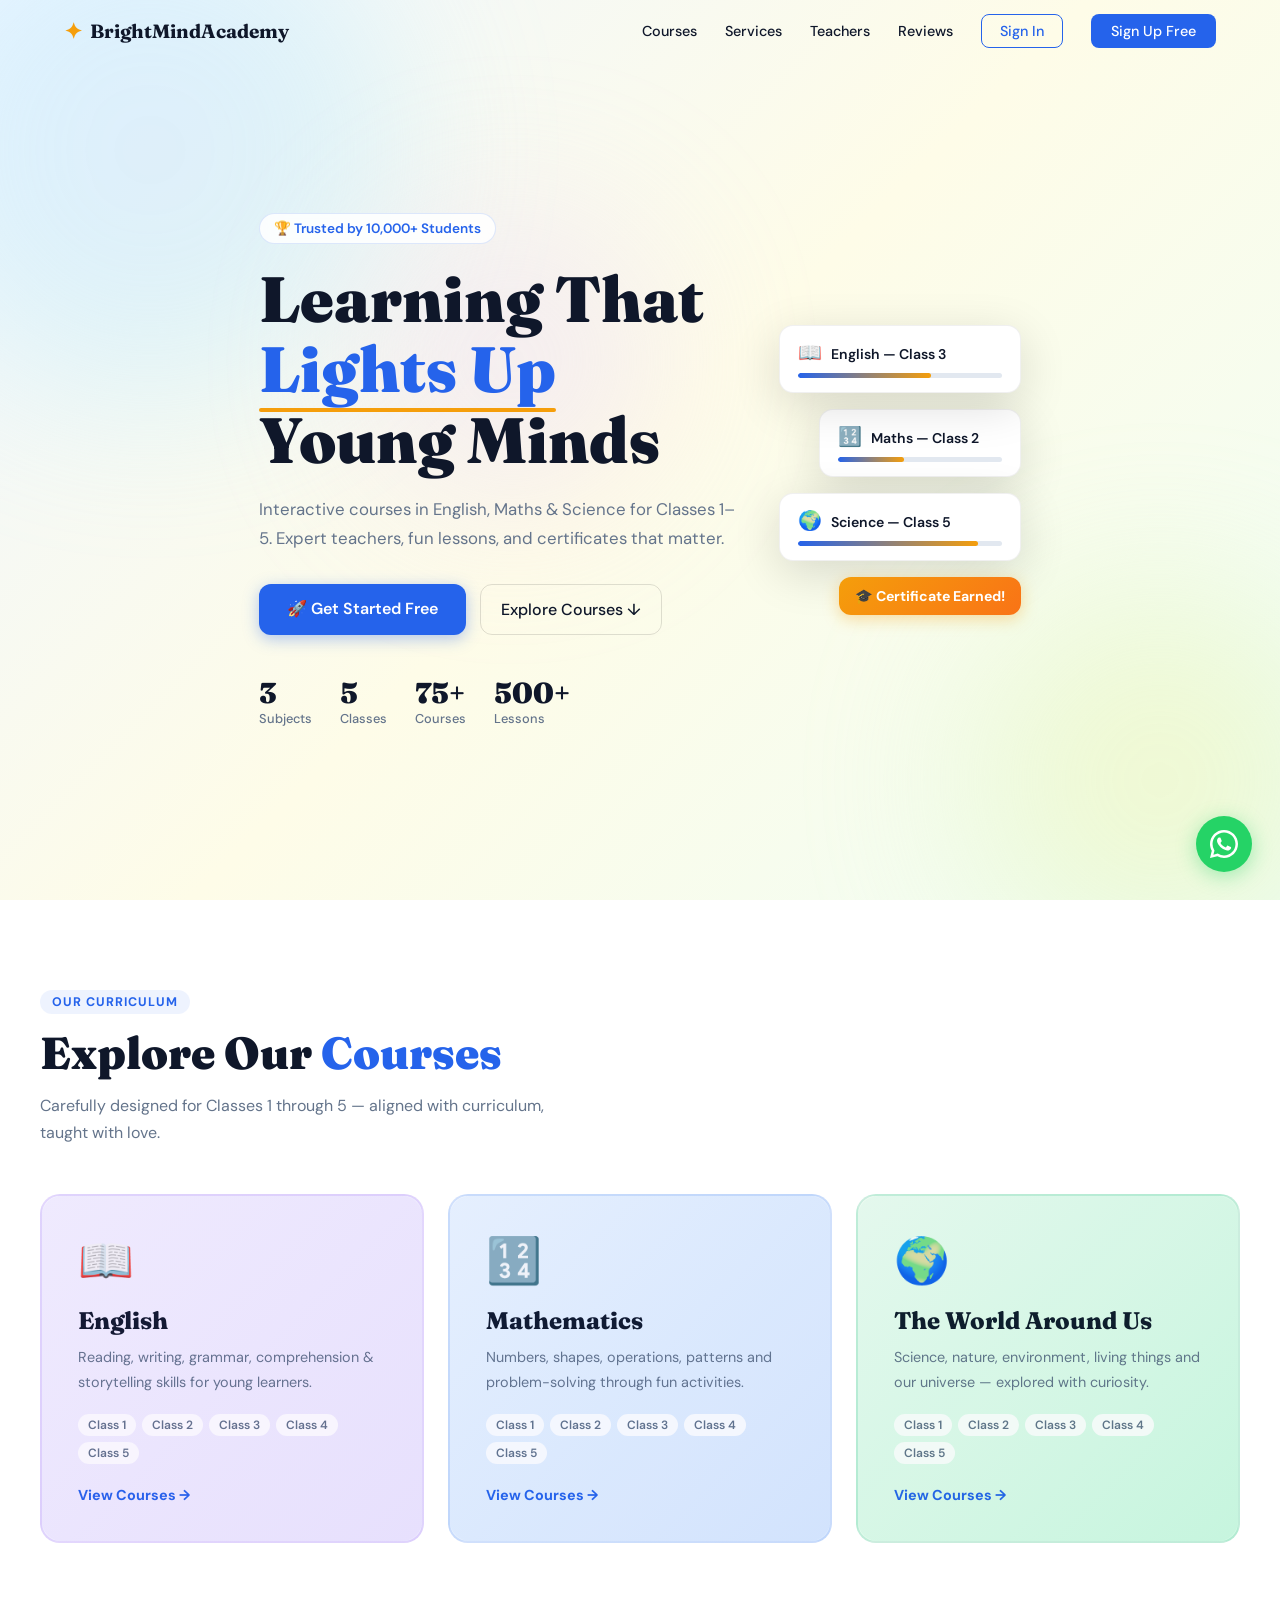
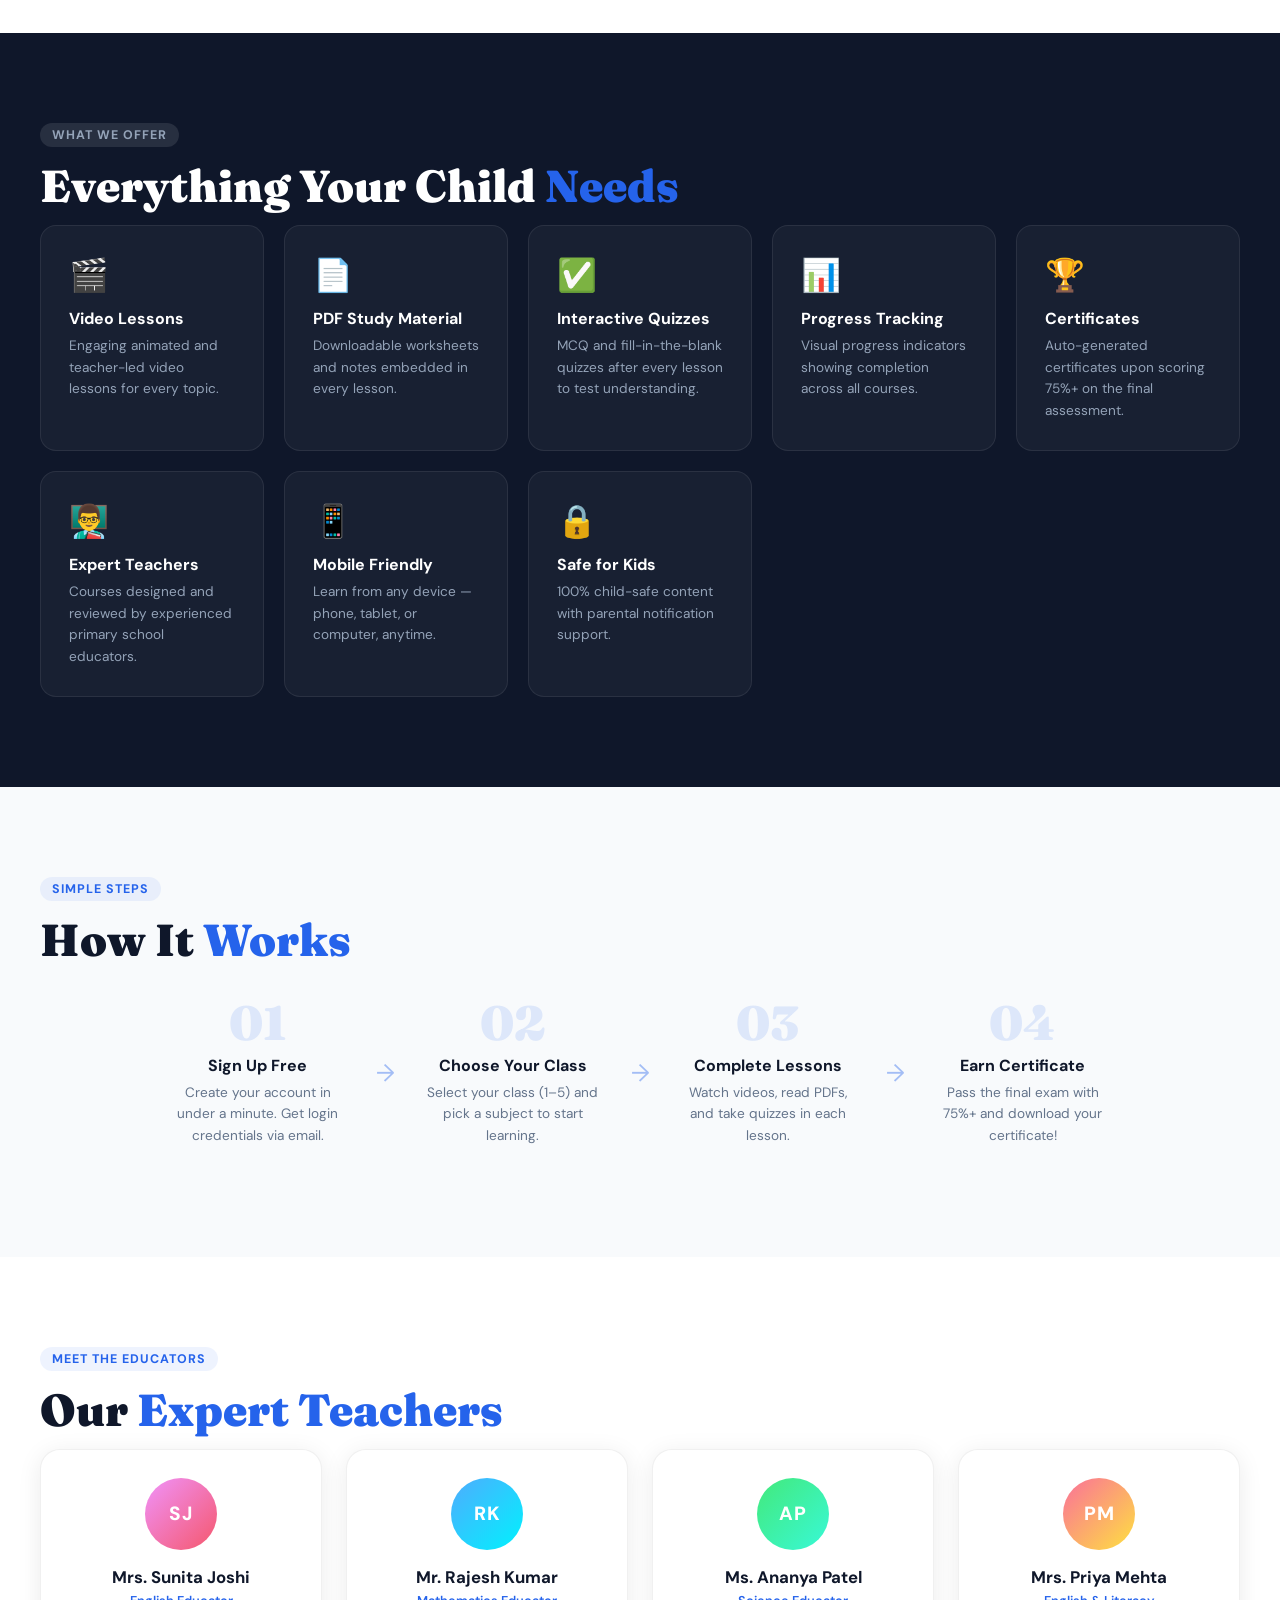
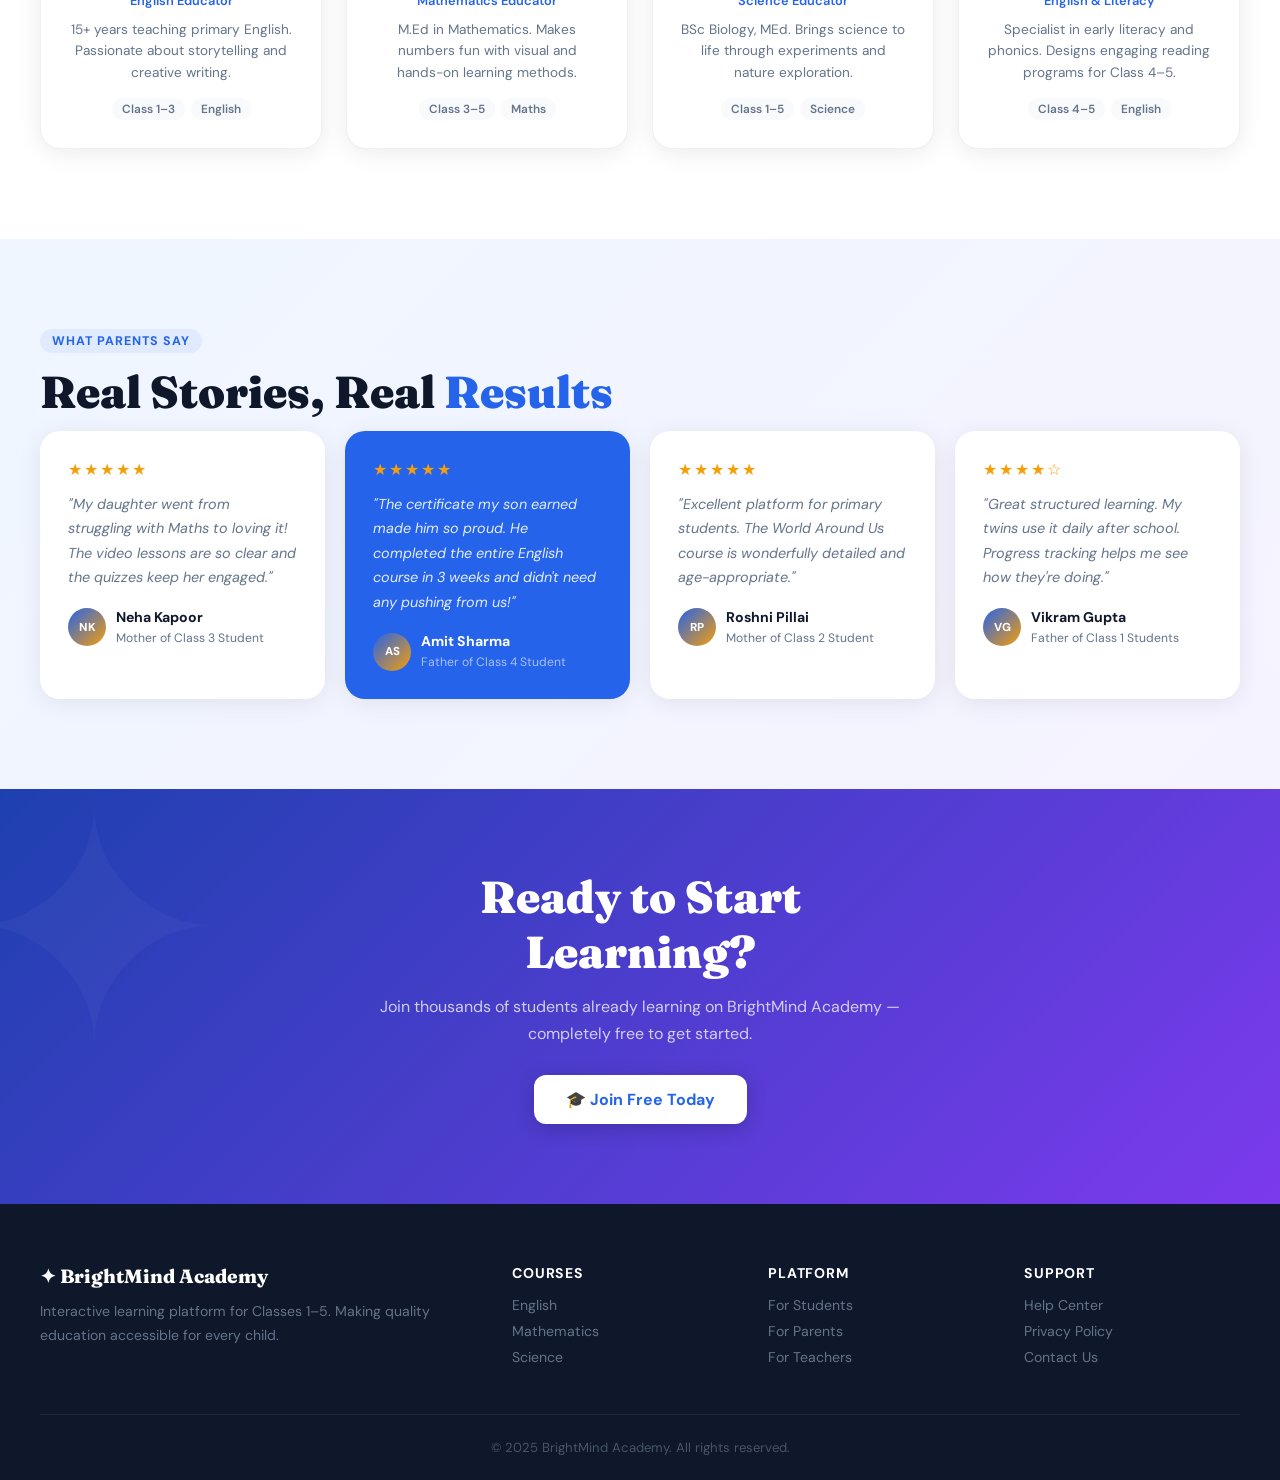
<file: index.html>
<!DOCTYPE html>
<html lang="en">
<head>
<meta charset="UTF-8"/>
<meta name="viewport" content="width=device-width, initial-scale=1.0"/>
<title>BrightMind Academy — Learn. Grow. Excel.</title>
<link href="https://fonts.googleapis.com/css2?family=Fraunces:wght@400;600;700;900&family=DM+Sans:wght@300;400;500;600&display=swap" rel="stylesheet"/>
<link rel="stylesheet" href="styles.css"/>
</head>
<body>

<!-- WhatsApp Popup -->
<div id="wa-bubble" class="wa-bubble" onclick="toggleWA()">
  <svg width="28" height="28" viewBox="0 0 24 24" fill="white"><path d="M17.472 14.382c-.297-.149-1.758-.867-2.03-.967-.273-.099-.471-.148-.67.15-.197.297-.767.966-.94 1.164-.173.199-.347.223-.644.075-.297-.15-1.255-.463-2.39-1.475-.883-.788-1.48-1.761-1.653-2.059-.173-.297-.018-.458.13-.606.134-.133.298-.347.446-.52.149-.174.198-.298.298-.497.099-.198.05-.371-.025-.52-.075-.149-.669-1.612-.916-2.207-.242-.579-.487-.5-.669-.51-.173-.008-.371-.01-.57-.01-.198 0-.52.074-.792.372-.272.297-1.04 1.016-1.04 2.479 0 1.462 1.065 2.875 1.213 3.074.149.198 2.096 3.2 5.077 4.487.709.306 1.262.489 1.694.625.712.227 1.36.195 1.871.118.571-.085 1.758-.719 2.006-1.413.248-.694.248-1.289.173-1.413-.074-.124-.272-.198-.57-.347z"/><path d="M12 0C5.373 0 0 5.373 0 12c0 2.124.555 4.118 1.528 5.847L0 24l6.335-1.512A11.945 11.945 0 0012 24c6.627 0 12-5.373 12-12S18.627 0 12 0zm0 21.818a9.797 9.797 0 01-5.003-1.374l-.36-.214-3.728.89.938-3.617-.235-.372A9.799 9.799 0 012.182 12C2.182 6.57 6.57 2.182 12 2.182S21.818 6.57 21.818 12 17.43 21.818 12 21.818z"/></svg>
</div>
<div id="wa-popup" class="wa-popup hidden">
  <div class="wa-header">
    <span>💬 Chat with Us</span>
    <button onclick="toggleWA()">✕</button>
  </div>
  <div class="wa-body">
    <p>Hi there! 👋 Have questions about our courses?</p>
    <a href="https://wa.me/911234567890?text=Hello!%20I%20want%20to%20know%20more%20about%20BrightMind%20Academy" target="_blank" class="wa-btn">Open WhatsApp</a>
  </div>
</div>

<!-- NAVBAR -->
<nav class="navbar" id="navbar">
  <div class="nav-container">
    <a href="index.html" class="logo">
      <span class="logo-icon">✦</span>
      <span>BrightMind<strong>Academy</strong></span>
    </a>
    <div class="nav-links" id="navLinks">
      <a href="#courses">Courses</a>
      <a href="#services">Services</a>
      <a href="#teachers">Teachers</a>
      <a href="#testimonials">Reviews</a>
      <a href="signin.html" class="btn-outline">Sign In</a>
      <a href="signup.html" class="btn-filled">Sign Up Free</a>
    </div>
    <button class="hamburger" onclick="toggleNav()" id="hamburger">☰</button>
  </div>
</nav>

<!-- HERO -->
<section class="hero">
  <div class="hero-bg">
    <div class="blob blob1"></div>
    <div class="blob blob2"></div>
    <div class="blob blob3"></div>
  </div>
  <div class="hero-content">
    <div class="hero-badge">🏆 Trusted by 10,000+ Students</div>
    <h1 class="hero-title">
      Learning That<br/>
      <span class="highlight">Lights Up</span><br/>
      Young Minds
    </h1>
    <p class="hero-sub">Interactive courses in English, Maths & Science for Classes 1–5. Expert teachers, fun lessons, and certificates that matter.</p>
    <div class="hero-cta">
      <a href="signup.html" class="btn-hero">🚀 Get Started Free</a>
      <a href="#courses" class="btn-ghost">Explore Courses ↓</a>
    </div>
    <div class="hero-stats">
      <div class="stat"><strong>3</strong><span>Subjects</span></div>
      <div class="stat"><strong>5</strong><span>Classes</span></div>
      <div class="stat"><strong>75+</strong><span>Courses</span></div>
      <div class="stat"><strong>500+</strong><span>Lessons</span></div>
    </div>
  </div>
  <div class="hero-visual">
    <div class="hero-card card-float1">
      <span>📖</span> English — Class 3
      <div class="progress-bar"><div style="width:65%"></div></div>
    </div>
    <div class="hero-card card-float2">
      <span>🔢</span> Maths — Class 2
      <div class="progress-bar"><div style="width:40%"></div></div>
    </div>
    <div class="hero-card card-float3">
      <span>🌍</span> Science — Class 5
      <div class="progress-bar"><div style="width:88%"></div></div>
    </div>
    <div class="hero-cert">🎓 Certificate Earned!</div>
  </div>
</section>

<!-- COURSES -->
<section class="section" id="courses">
  <div class="container">
    <div class="section-tag">Our Curriculum</div>
    <h2 class="section-title">Explore Our <span>Courses</span></h2>
    <p class="section-sub">Carefully designed for Classes 1 through 5 — aligned with curriculum, taught with love.</p>
    <div class="subjects-grid">
      <div class="subject-card english">
        <div class="subject-icon">📖</div>
        <h3>English</h3>
        <p>Reading, writing, grammar, comprehension & storytelling skills for young learners.</p>
        <div class="class-tags">
          <span>Class 1</span><span>Class 2</span><span>Class 3</span><span>Class 4</span><span>Class 5</span>
        </div>
        <a href="courses.html" class="card-btn">View Courses →</a>
      </div>
      <div class="subject-card maths">
        <div class="subject-icon">🔢</div>
        <h3>Mathematics</h3>
        <p>Numbers, shapes, operations, patterns and problem-solving through fun activities.</p>
        <div class="class-tags">
          <span>Class 1</span><span>Class 2</span><span>Class 3</span><span>Class 4</span><span>Class 5</span>
        </div>
        <a href="courses.html" class="card-btn">View Courses →</a>
      </div>
      <div class="subject-card science">
        <div class="subject-icon">🌍</div>
        <h3>The World Around Us</h3>
        <p>Science, nature, environment, living things and our universe — explored with curiosity.</p>
        <div class="class-tags">
          <span>Class 1</span><span>Class 2</span><span>Class 3</span><span>Class 4</span><span>Class 5</span>
        </div>
        <a href="courses.html" class="card-btn">View Courses →</a>
      </div>
    </div>
  </div>
</section>

<!-- SERVICES -->
<section class="section services-section" id="services">
  <div class="container">
    <div class="section-tag">What We Offer</div>
    <h2 class="section-title">Everything Your Child <span>Needs</span></h2>
    <div class="services-grid">
      <div class="service-item">
        <div class="service-icon">🎬</div>
        <h4>Video Lessons</h4>
        <p>Engaging animated and teacher-led video lessons for every topic.</p>
      </div>
      <div class="service-item">
        <div class="service-icon">📄</div>
        <h4>PDF Study Material</h4>
        <p>Downloadable worksheets and notes embedded in every lesson.</p>
      </div>
      <div class="service-item">
        <div class="service-icon">✅</div>
        <h4>Interactive Quizzes</h4>
        <p>MCQ and fill-in-the-blank quizzes after every lesson to test understanding.</p>
      </div>
      <div class="service-item">
        <div class="service-icon">📊</div>
        <h4>Progress Tracking</h4>
        <p>Visual progress indicators showing completion across all courses.</p>
      </div>
      <div class="service-item">
        <div class="service-icon">🏆</div>
        <h4>Certificates</h4>
        <p>Auto-generated certificates upon scoring 75%+ on the final assessment.</p>
      </div>
      <div class="service-item">
        <div class="service-icon">👨‍🏫</div>
        <h4>Expert Teachers</h4>
        <p>Courses designed and reviewed by experienced primary school educators.</p>
      </div>
      <div class="service-item">
        <div class="service-icon">📱</div>
        <h4>Mobile Friendly</h4>
        <p>Learn from any device — phone, tablet, or computer, anytime.</p>
      </div>
      <div class="service-item">
        <div class="service-icon">🔒</div>
        <h4>Safe for Kids</h4>
        <p>100% child-safe content with parental notification support.</p>
      </div>
    </div>
  </div>
</section>

<!-- HOW IT WORKS -->
<section class="section how-section">
  <div class="container">
    <div class="section-tag">Simple Steps</div>
    <h2 class="section-title">How It <span>Works</span></h2>
    <div class="steps-grid">
      <div class="step"><div class="step-num">01</div><h4>Sign Up Free</h4><p>Create your account in under a minute. Get login credentials via email.</p></div>
      <div class="step-arrow">→</div>
      <div class="step"><div class="step-num">02</div><h4>Choose Your Class</h4><p>Select your class (1–5) and pick a subject to start learning.</p></div>
      <div class="step-arrow">→</div>
      <div class="step"><div class="step-num">03</div><h4>Complete Lessons</h4><p>Watch videos, read PDFs, and take quizzes in each lesson.</p></div>
      <div class="step-arrow">→</div>
      <div class="step"><div class="step-num">04</div><h4>Earn Certificate</h4><p>Pass the final exam with 75%+ and download your certificate!</p></div>
    </div>
  </div>
</section>

<!-- TEACHERS -->
<section class="section teachers-section" id="teachers">
  <div class="container">
    <div class="section-tag">Meet the Educators</div>
    <h2 class="section-title">Our <span>Expert Teachers</span></h2>
    <div class="teachers-grid">
      <div class="teacher-card">
        <div class="teacher-avatar" style="background:linear-gradient(135deg,#f093fb,#f5576c)">SJ</div>
        <h4>Mrs. Sunita Joshi</h4>
        <p class="teacher-role">English Educator</p>
        <p class="teacher-bio">15+ years teaching primary English. Passionate about storytelling and creative writing.</p>
        <div class="teacher-tags"><span>Class 1–3</span><span>English</span></div>
      </div>
      <div class="teacher-card">
        <div class="teacher-avatar" style="background:linear-gradient(135deg,#4facfe,#00f2fe)">RK</div>
        <h4>Mr. Rajesh Kumar</h4>
        <p class="teacher-role">Mathematics Educator</p>
        <p class="teacher-bio">M.Ed in Mathematics. Makes numbers fun with visual and hands-on learning methods.</p>
        <div class="teacher-tags"><span>Class 3–5</span><span>Maths</span></div>
      </div>
      <div class="teacher-card">
        <div class="teacher-avatar" style="background:linear-gradient(135deg,#43e97b,#38f9d7)">AP</div>
        <h4>Ms. Ananya Patel</h4>
        <p class="teacher-role">Science Educator</p>
        <p class="teacher-bio">BSc Biology, MEd. Brings science to life through experiments and nature exploration.</p>
        <div class="teacher-tags"><span>Class 1–5</span><span>Science</span></div>
      </div>
      <div class="teacher-card">
        <div class="teacher-avatar" style="background:linear-gradient(135deg,#fa709a,#fee140)">PM</div>
        <h4>Mrs. Priya Mehta</h4>
        <p class="teacher-role">English & Literacy</p>
        <p class="teacher-bio">Specialist in early literacy and phonics. Designs engaging reading programs for Class 4–5.</p>
        <div class="teacher-tags"><span>Class 4–5</span><span>English</span></div>
      </div>
    </div>
  </div>
</section>

<!-- TESTIMONIALS -->
<section class="section testimonials-section" id="testimonials">
  <div class="container">
    <div class="section-tag">What Parents Say</div>
    <h2 class="section-title">Real Stories, Real <span>Results</span></h2>
    <div class="testimonials-grid">
      <div class="testimonial-card">
        <div class="stars">★★★★★</div>
        <p>"My daughter went from struggling with Maths to loving it! The video lessons are so clear and the quizzes keep her engaged."</p>
        <div class="testi-author"><div class="testi-avatar">NK</div><div><strong>Neha Kapoor</strong><span>Mother of Class 3 Student</span></div></div>
      </div>
      <div class="testimonial-card featured">
        <div class="stars">★★★★★</div>
        <p>"The certificate my son earned made him so proud. He completed the entire English course in 3 weeks and didn't need any pushing from us!"</p>
        <div class="testi-author"><div class="testi-avatar">AS</div><div><strong>Amit Sharma</strong><span>Father of Class 4 Student</span></div></div>
      </div>
      <div class="testimonial-card">
        <div class="stars">★★★★★</div>
        <p>"Excellent platform for primary students. The World Around Us course is wonderfully detailed and age-appropriate."</p>
        <div class="testi-author"><div class="testi-avatar">RP</div><div><strong>Roshni Pillai</strong><span>Mother of Class 2 Student</span></div></div>
      </div>
      <div class="testimonial-card">
        <div class="stars">★★★★☆</div>
        <p>"Great structured learning. My twins use it daily after school. Progress tracking helps me see how they're doing."</p>
        <div class="testi-author"><div class="testi-avatar">VG</div><div><strong>Vikram Gupta</strong><span>Father of Class 1 Students</span></div></div>
      </div>
    </div>
  </div>
</section>

<!-- CTA BANNER -->
<section class="cta-banner">
  <div class="cta-inner">
    <h2>Ready to Start Learning?</h2>
    <p>Join thousands of students already learning on BrightMind Academy — completely free to get started.</p>
    <a href="signup.html" class="btn-cta-white">🎓 Join Free Today</a>
  </div>
</section>

<!-- FOOTER -->
<footer class="footer">
  <div class="footer-grid">
    <div>
      <div class="footer-logo">✦ BrightMind Academy</div>
      <p>Interactive learning platform for Classes 1–5. Making quality education accessible for every child.</p>
    </div>
    <div>
      <h5>Courses</h5>
      <a href="courses.html">English</a>
      <a href="courses.html">Mathematics</a>
      <a href="courses.html">Science</a>
    </div>
    <div>
      <h5>Platform</h5>
      <a href="#">For Students</a>
      <a href="#">For Parents</a>
      <a href="#">For Teachers</a>
    </div>
    <div>
      <h5>Support</h5>
      <a href="#">Help Center</a>
      <a href="#">Privacy Policy</a>
      <a href="#">Contact Us</a>
    </div>
  </div>
  <div class="footer-bottom">© 2025 BrightMind Academy. All rights reserved.</div>
</footer>

<script src="app.js"></script>
</body>
</html>
</file>
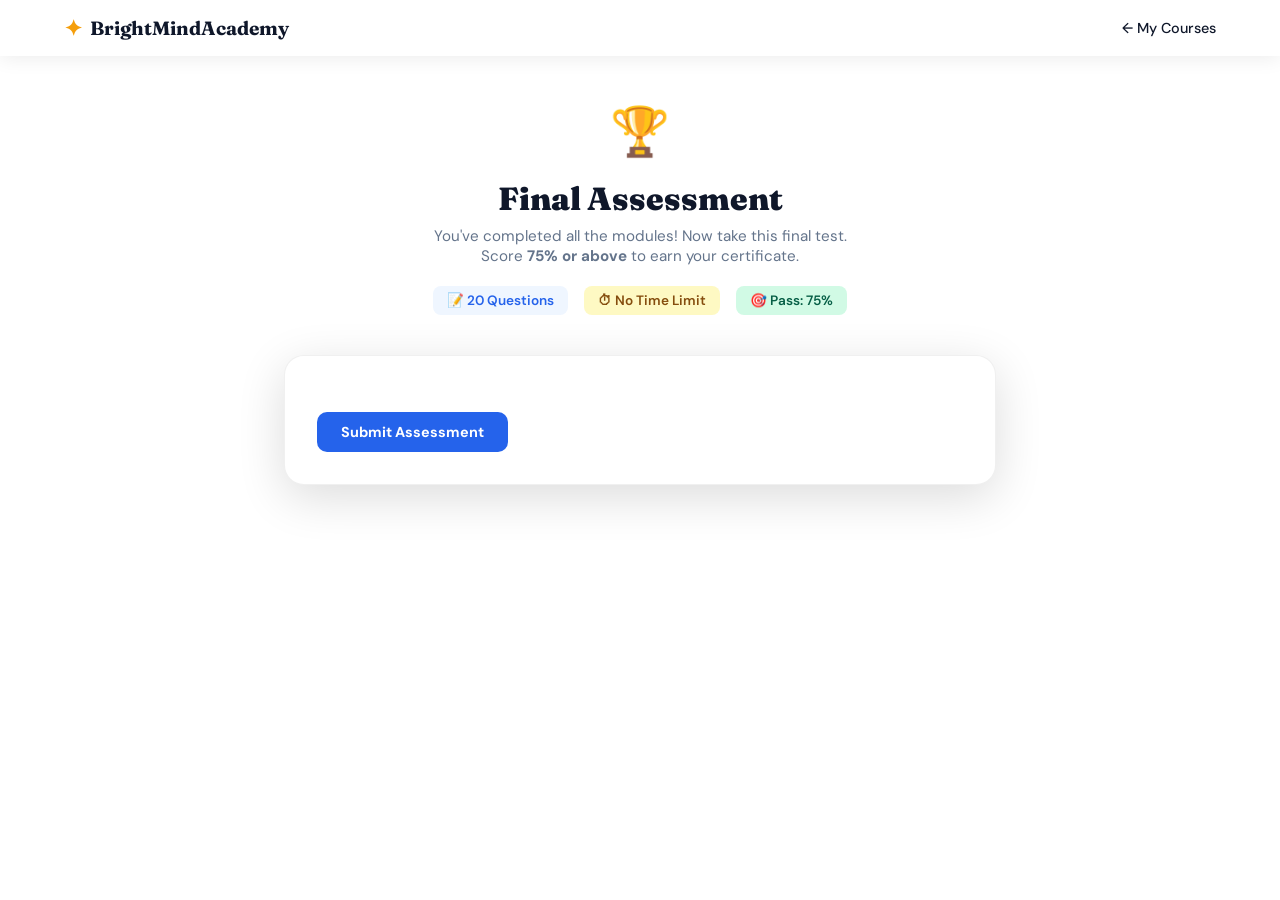
<file: assessment.html>
<!DOCTYPE html>
<html lang="en">
<head>
<meta charset="UTF-8"/><meta name="viewport" content="width=device-width, initial-scale=1.0"/>
<title>Final Assessment — BrightMind Academy</title>
<link href="https://fonts.googleapis.com/css2?family=Fraunces:wght@400;700;900&family=DM+Sans:wght@300;400;500;600&display=swap" rel="stylesheet"/>
<link rel="stylesheet" href="styles.css"/>
</head>
<body>
<nav class="navbar scrolled" style="background:var(--white)">
  <div class="nav-container">
    <a href="index.html" class="logo"><span class="logo-icon">✦</span><span>BrightMind<strong>Academy</strong></span></a>
    <div class="nav-links" id="navLinks">
      <a href="courses.html">← My Courses</a>
    </div>
    <button class="hamburger" onclick="toggleNav()" id="hamburger">☰</button>
  </div>
</nav>

<div class="assessment-page">
  <div class="assessment-header">
    <div style="font-size:3rem;margin-bottom:16px">🏆</div>
    <h1>Final Assessment</h1>
    <p>You've completed all the modules! Now take this final test.<br/>Score <strong>75% or above</strong> to earn your certificate.</p>
    <div style="display:flex;gap:16px;justify-content:center;margin-top:20px;flex-wrap:wrap">
      <span style="background:#eff6ff;color:var(--primary);padding:6px 14px;border-radius:8px;font-size:.85rem;font-weight:600">📝 20 Questions</span>
      <span style="background:#fef9c3;color:#854d0e;padding:6px 14px;border-radius:8px;font-size:.85rem;font-weight:600">⏱ No Time Limit</span>
      <span style="background:#d1fae5;color:#065f46;padding:6px 14px;border-radius:8px;font-size:.85rem;font-weight:600">🎯 Pass: 75%</span>
    </div>
  </div>

  <div class="assessment-card">
    <div id="assessment-questions"></div>
    <div style="margin-top:24px;display:flex;gap:12px;flex-wrap:wrap">
      <button class="btn-submit" id="submit-assessment">Submit Assessment</button>
    </div>
    <div class="quiz-result" id="assessment-result" style="margin-top:20px"></div>
  </div>
</div>

<script src="app.js"></script>
</body>
</html>
</file>
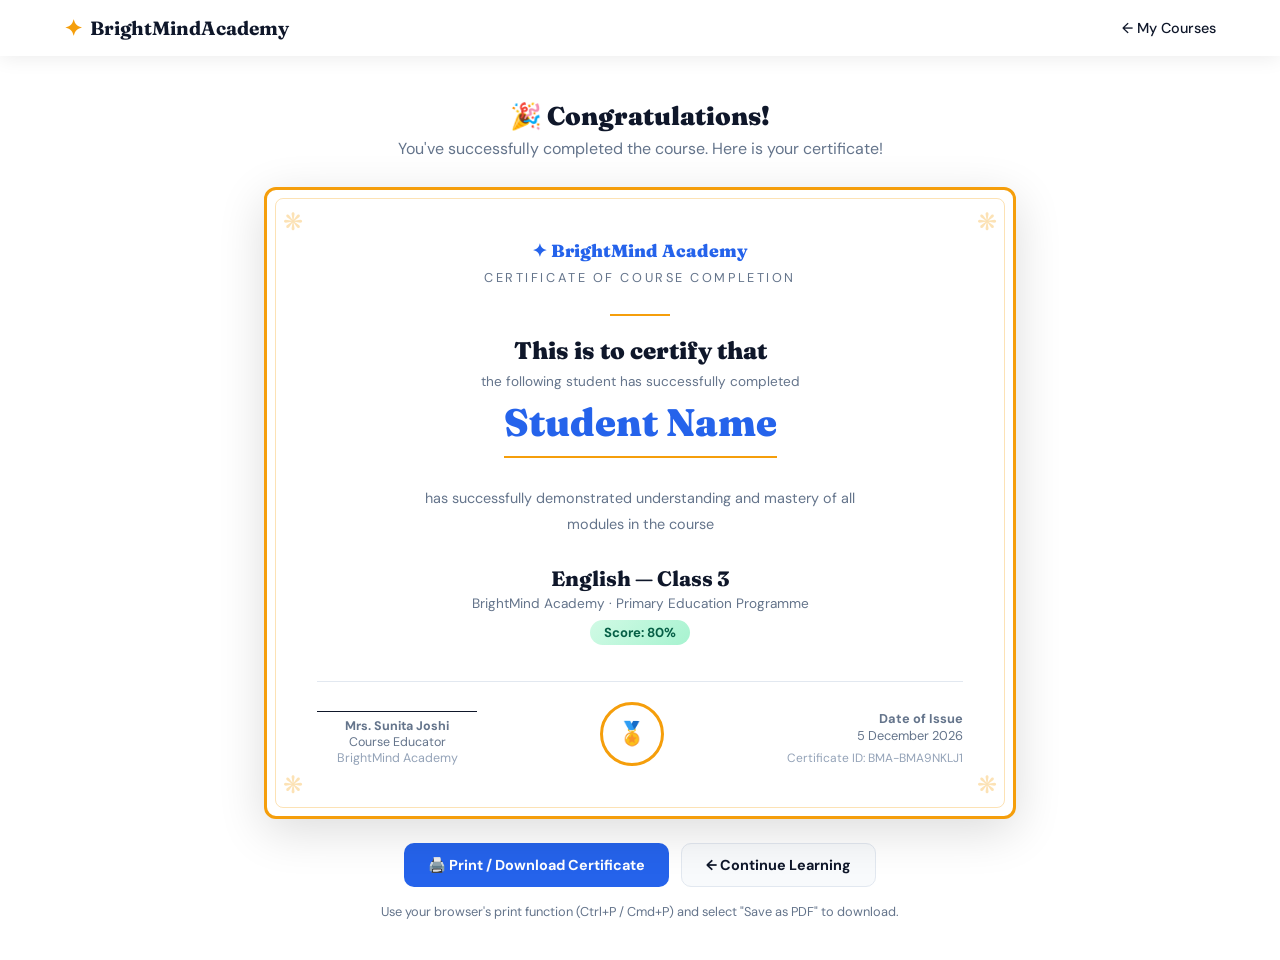
<file: certificate.html>
<!DOCTYPE html>
<html lang="en">
<head>
<meta charset="UTF-8"/><meta name="viewport" content="width=device-width, initial-scale=1.0"/>
<title>Your Certificate — BrightMind Academy</title>
<link href="https://fonts.googleapis.com/css2?family=Fraunces:ital,wght@0,400;0,700;0,900;1,700&family=DM+Sans:wght@300;400;500;600&display=swap" rel="stylesheet"/>
<link rel="stylesheet" href="styles.css"/>
<style>
@media print {
  nav, .cert-actions, .print-note { display: none !important; }
  body { background: white !important; padding: 0; }
  .certificate-page { padding: 20px; }
  #certificate { box-shadow: none; border-color: #d4af37; }
}
</style>
</head>
<body>
<nav class="navbar scrolled" style="background:var(--white)">
  <div class="nav-container">
    <a href="index.html" class="logo"><span class="logo-icon">✦</span><span>BrightMind<strong>Academy</strong></span></a>
    <div class="nav-links" id="navLinks">
      <a href="courses.html">← My Courses</a>
    </div>
    <button class="hamburger" onclick="toggleNav()" id="hamburger">☰</button>
  </div>
</nav>

<div class="certificate-page">
  <div style="text-align:center;margin-bottom:28px">
    <h2 style="font-family:var(--font-display);font-size:1.6rem;font-weight:900;margin-bottom:6px">🎉 Congratulations!</h2>
    <p style="color:var(--gray)">You've successfully completed the course. Here is your certificate!</p>
  </div>

  <div id="certificate">
    <!-- Decorative Corner Elements -->
    <div style="position:absolute;top:16px;left:16px;font-size:1.5rem;color:rgba(245,158,11,.3)">❋</div>
    <div style="position:absolute;top:16px;right:16px;font-size:1.5rem;color:rgba(245,158,11,.3)">❋</div>
    <div style="position:absolute;bottom:16px;left:16px;font-size:1.5rem;color:rgba(245,158,11,.3)">❋</div>
    <div style="position:absolute;bottom:16px;right:16px;font-size:1.5rem;color:rgba(245,158,11,.3)">❋</div>

    <div class="cert-logo">✦ BrightMind Academy</div>
    <div class="cert-title">Certificate of Course Completion</div>

    <div style="width:60px;height:2px;background:var(--accent);margin:0 auto 20px"></div>

    <div class="cert-of-completion">This is to certify that</div>
    <div class="cert-presents" style="margin:8px 0">the following student has successfully completed</div>

    <div class="cert-name" id="cert-student-name">Student Name</div>

    <div class="cert-body">
      has successfully demonstrated understanding and mastery of all modules in the course
    </div>

    <div class="cert-course" id="cert-course-title">Course Title</div>
    <div style="font-size:.85rem;color:var(--gray);margin-top:4px">BrightMind Academy · Primary Education Programme</div>
    <div id="cert-score" style="margin-top:8px;display:inline-block;background:linear-gradient(135deg,#d1fae5,#a7f3d0);color:#065f46;padding:4px 14px;border-radius:100px;font-size:.82rem;font-weight:700">Score: 80%</div>

    <div class="cert-footer">
      <div class="cert-sig">
        <div class="sig-line"></div>
        <p><strong>Mrs. Sunita Joshi</strong></p>
        <p>Course Educator</p>
        <p style="color:#94a3b8">BrightMind Academy</p>
      </div>
      <div class="cert-stamp">🏅</div>
      <div class="cert-date-loc">
        <p><strong>Date of Issue</strong></p>
        <p id="cert-date">March 16, 2025</p>
        <p style="margin-top:6px;color:#94a3b8;font-size:.75rem">Certificate ID: BMA-<span id="cert-id"></span></p>
      </div>
    </div>
  </div>

  <div class="cert-actions">
    <button class="btn-download" id="download-cert" onclick="window.print()">🖨️ Print / Download Certificate</button>
    <a href="courses.html" class="btn-share">← Continue Learning</a>
  </div>

  <p class="print-note" style="text-align:center;color:var(--gray);font-size:.8rem;margin-top:16px">
    Use your browser's print function (Ctrl+P / Cmd+P) and select "Save as PDF" to download.
  </p>
</div>

<script src="app.js"></script>
<script>
document.addEventListener('DOMContentLoaded', () => {
  // Generate unique cert ID
  const certId = 'BMA' + Date.now().toString(36).toUpperCase().slice(-6);
  const certIdEl = document.getElementById('cert-id');
  if (certIdEl) certIdEl.textContent = certId;
});
</script>
</body>
</html>
</file>
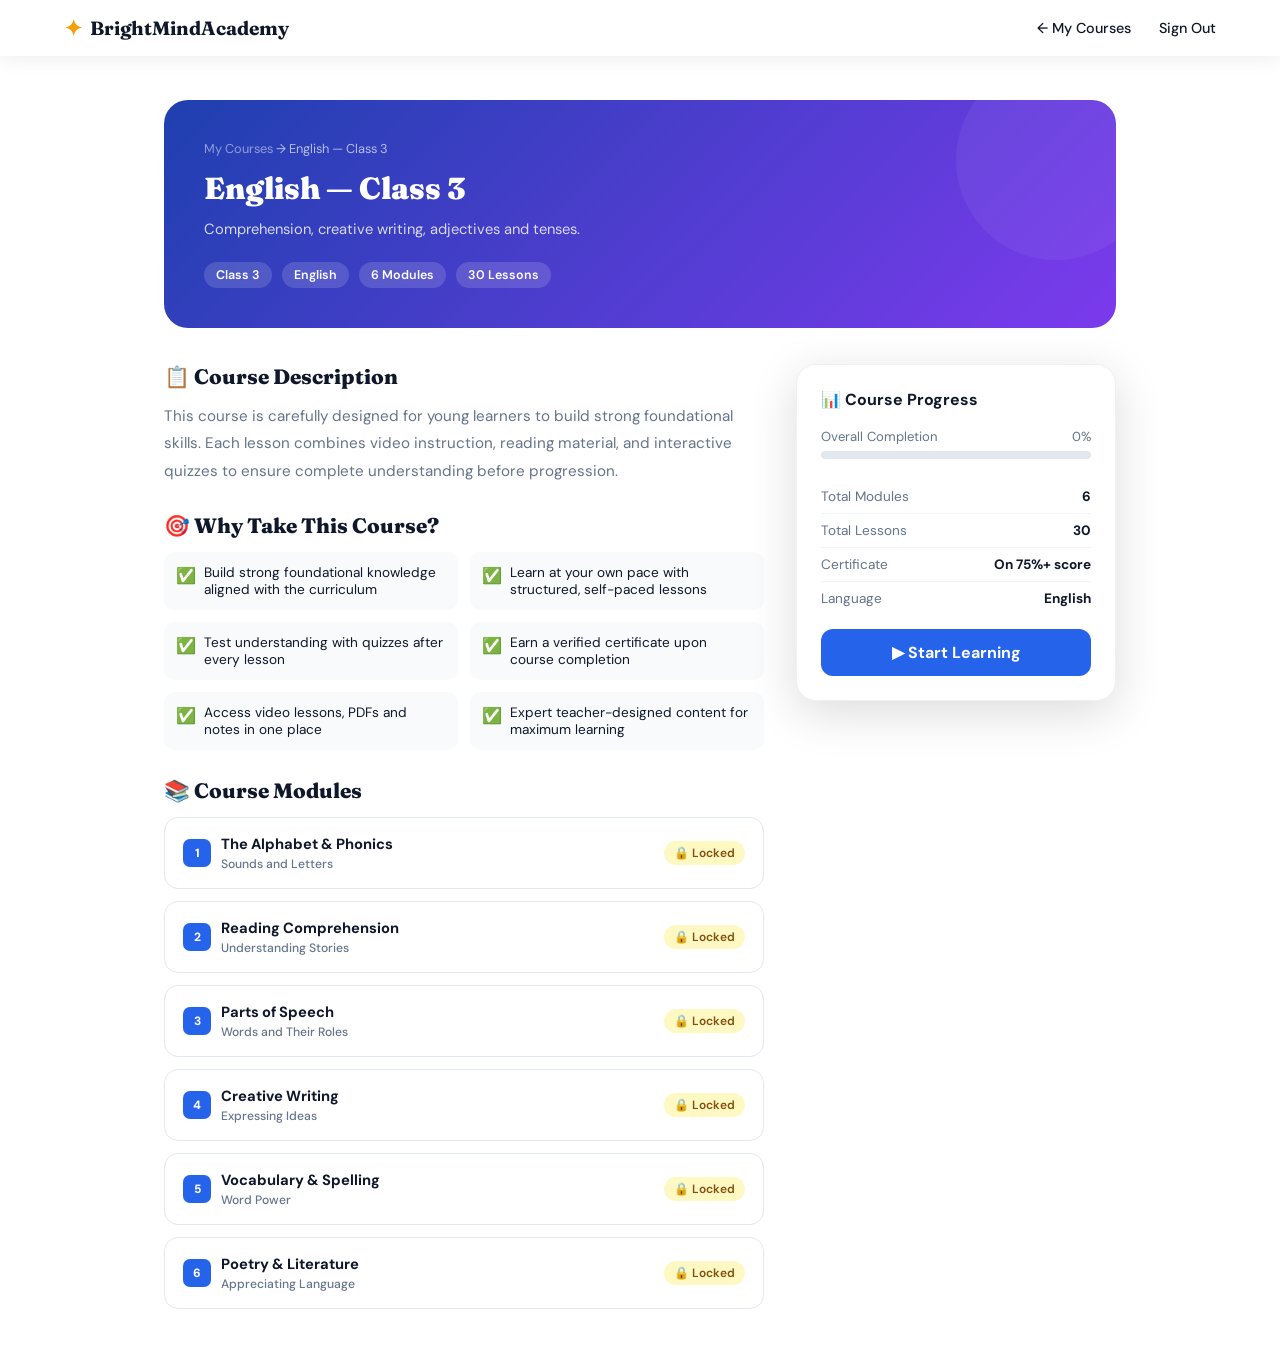
<file: course-detail.html>
<!DOCTYPE html>
<html lang="en">
<head>
<meta charset="UTF-8"/><meta name="viewport" content="width=device-width, initial-scale=1.0"/>
<title>Course Details — BrightMind Academy</title>
<link href="https://fonts.googleapis.com/css2?family=Fraunces:wght@400;700;900&family=DM+Sans:wght@300;400;500;600&display=swap" rel="stylesheet"/>
<link rel="stylesheet" href="styles.css"/>
</head>
<body>
<nav class="navbar scrolled" style="background:var(--white)">
  <div class="nav-container">
    <a href="index.html" class="logo"><span class="logo-icon">✦</span><span>BrightMind<strong>Academy</strong></span></a>
    <div class="nav-links" id="navLinks">
      <a href="courses.html">← My Courses</a>
      <a href="#" onclick="logout()">Sign Out</a>
    </div>
    <button class="hamburger" onclick="toggleNav()" id="hamburger">☰</button>
  </div>
</nav>

<div class="course-detail">
  <div class="course-hero">
    <div class="breadcrumb">
      <a href="courses.html">My Courses</a> → <span id="breadcrumb-subject">Course</span>
    </div>
    <h1 id="course-title-hero">Course Title</h1>
    <p id="course-desc-hero">Course description goes here.</p>
    <div class="course-meta-pills">
      <span class="pill" id="course-class-pill">Class 3</span>
      <span class="pill" id="course-subject-pill">English</span>
      <span class="pill" id="course-modules-pill">6 Modules</span>
      <span class="pill" id="course-lessons-pill">30 Lessons</span>
    </div>
  </div>

  <div class="course-body">
    <div class="course-main">
      <h2>📋 Course Description</h2>
      <p id="course-full-desc" style="color:var(--gray);line-height:1.8;font-size:.95rem">This course is carefully designed for young learners to build strong foundational skills. Each lesson combines video instruction, reading material, and interactive quizzes to ensure complete understanding before progression.</p>

      <h2>🎯 Why Take This Course?</h2>
      <div class="why-grid">
        <div class="why-item"><span class="check">✅</span><span>Build strong foundational knowledge aligned with the curriculum</span></div>
        <div class="why-item"><span class="check">✅</span><span>Learn at your own pace with structured, self-paced lessons</span></div>
        <div class="why-item"><span class="check">✅</span><span>Test understanding with quizzes after every lesson</span></div>
        <div class="why-item"><span class="check">✅</span><span>Earn a verified certificate upon course completion</span></div>
        <div class="why-item"><span class="check">✅</span><span>Access video lessons, PDFs and notes in one place</span></div>
        <div class="why-item"><span class="check">✅</span><span>Expert teacher-designed content for maximum learning</span></div>
      </div>

      <h2>📚 Course Modules</h2>
      <div class="module-list" id="module-list"></div>

      <div id="assessment-btn" style="display:none;margin-top:20px">
        <a href="#" class="btn-hero" style="display:inline-block">🏆 Take Final Assessment</a>
      </div>
    </div>

    <div class="course-sidebar">
      <div class="sidebar-card">
        <h4>📊 Course Progress</h4>
        <div class="overall-progress">
          <div class="label"><span>Overall Completion</span><span id="overall-progress-label">0%</span></div>
          <div class="bar"><div id="overall-progress-bar" style="width:0%"></div></div>
        </div>
        <br/>
        <div class="sidebar-stat"><span>Total Modules</span><strong id="course-modules-stat">6</strong></div>
        <div class="sidebar-stat"><span>Total Lessons</span><strong id="course-lessons-stat">30</strong></div>
        <div class="sidebar-stat"><span>Certificate</span><strong>On 75%+ score</strong></div>
        <div class="sidebar-stat"><span>Language</span><strong>English</strong></div>
        <button class="enroll-btn" onclick="startCourse()">▶ Start Learning</button>
      </div>
    </div>
  </div>
</div>

<script src="app.js"></script>
<script>
function startCourse() {
  const params = new URLSearchParams(window.location.search);
  const subject = params.get('subject') || 'english';
  const cls = params.get('class') || '3';
  window.location.href = `lesson.html?subject=${subject}&class=${cls}&module=1&lesson=1`;
}
function logout() {
  localStorage.removeItem('bma_student');
  window.location.href = 'index.html';
}
</script>
</body>
</html>
</file>
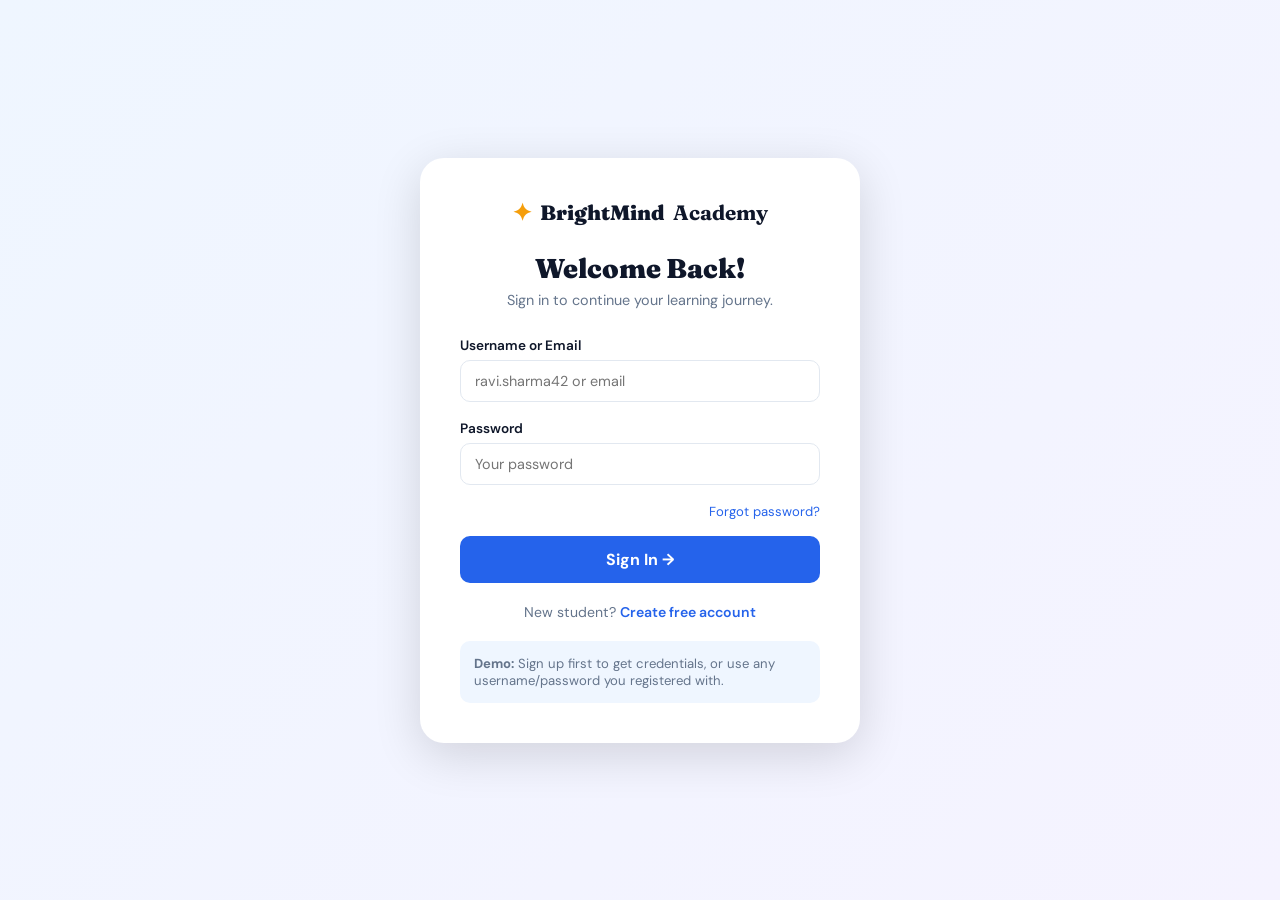
<file: courses.html>
<!DOCTYPE html>
<html lang="en">
<head>
<meta charset="UTF-8"/><meta name="viewport" content="width=device-width, initial-scale=1.0"/>
<title>My Courses — BrightMind Academy</title>
<link href="https://fonts.googleapis.com/css2?family=Fraunces:wght@400;700;900&family=DM+Sans:wght@300;400;500;600&display=swap" rel="stylesheet"/>
<link rel="stylesheet" href="styles.css"/>
</head>
<body>
<nav class="navbar scrolled" style="background:var(--white)">
  <div class="nav-container">
    <a href="index.html" class="logo"><span class="logo-icon">✦</span><span>BrightMind<strong>Academy</strong></span></a>
    <div class="nav-links" id="navLinks">
      <a href="courses.html" style="color:var(--primary);font-weight:700">My Courses</a>
      <a href="#" onclick="logout()">Sign Out</a>
    </div>
    <button class="hamburger" onclick="toggleNav()" id="hamburger">☰</button>
  </div>
</nav>

<div class="dashboard">
  <div class="dash-header">
    <div class="container">
      <h1 id="student-greeting">Welcome back! 👋</h1>
      <p>Choose your class and start learning — every lesson brings you closer to your certificate!</p>
    </div>
  </div>
  <div class="dash-body">
    <h3 style="margin-bottom:14px;font-family:var(--font-display);font-size:1.1rem;font-weight:800">Select Your Class</h3>
    <div class="class-selector">
      <button class="class-btn active" data-class="1">Class 1</button>
      <button class="class-btn" data-class="2">Class 2</button>
      <button class="class-btn" data-class="3">Class 3</button>
      <button class="class-btn" data-class="4">Class 4</button>
      <button class="class-btn" data-class="5">Class 5</button>
    </div>
    <div class="courses-list" id="courses-container"></div>
  </div>
</div>

<script src="app.js"></script>
<script>
function logout() {
  localStorage.removeItem('bma_student');
  window.location.href = 'index.html';
}
</script>
</body>
</html>
</file>
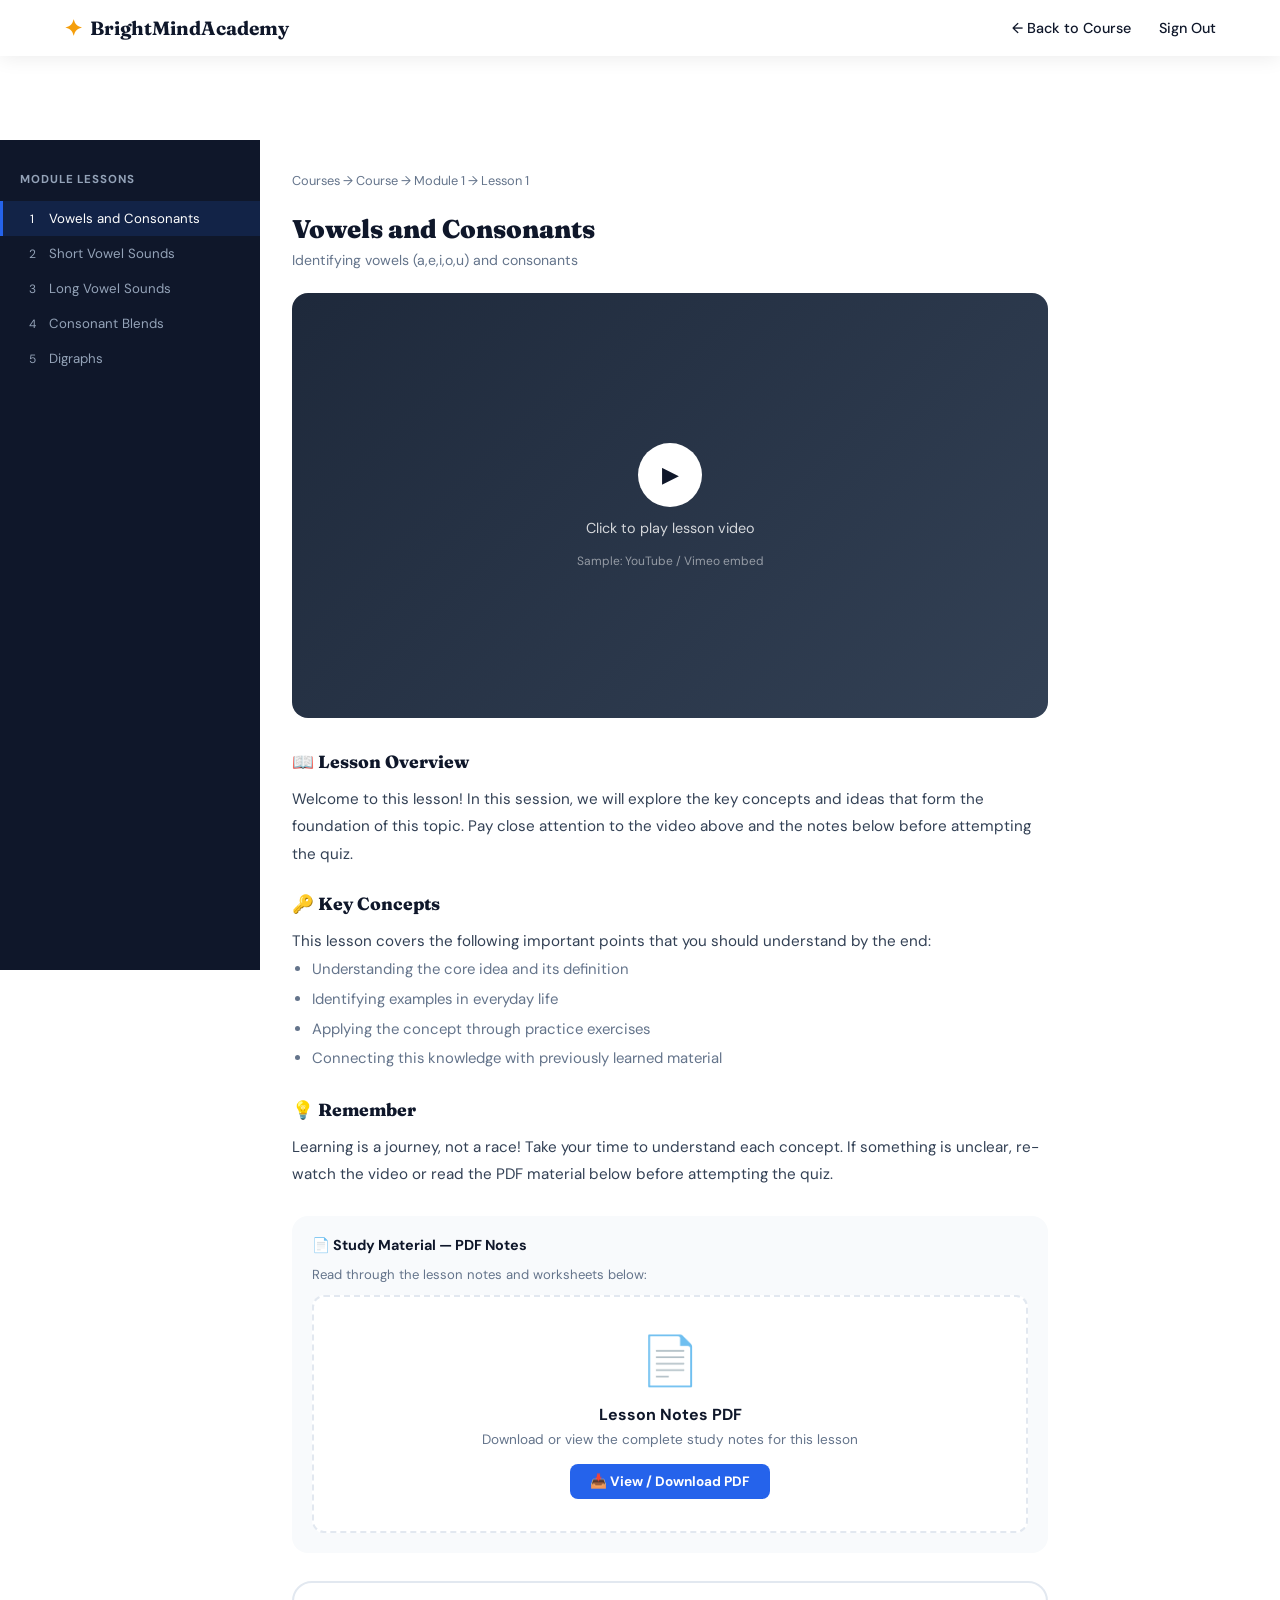
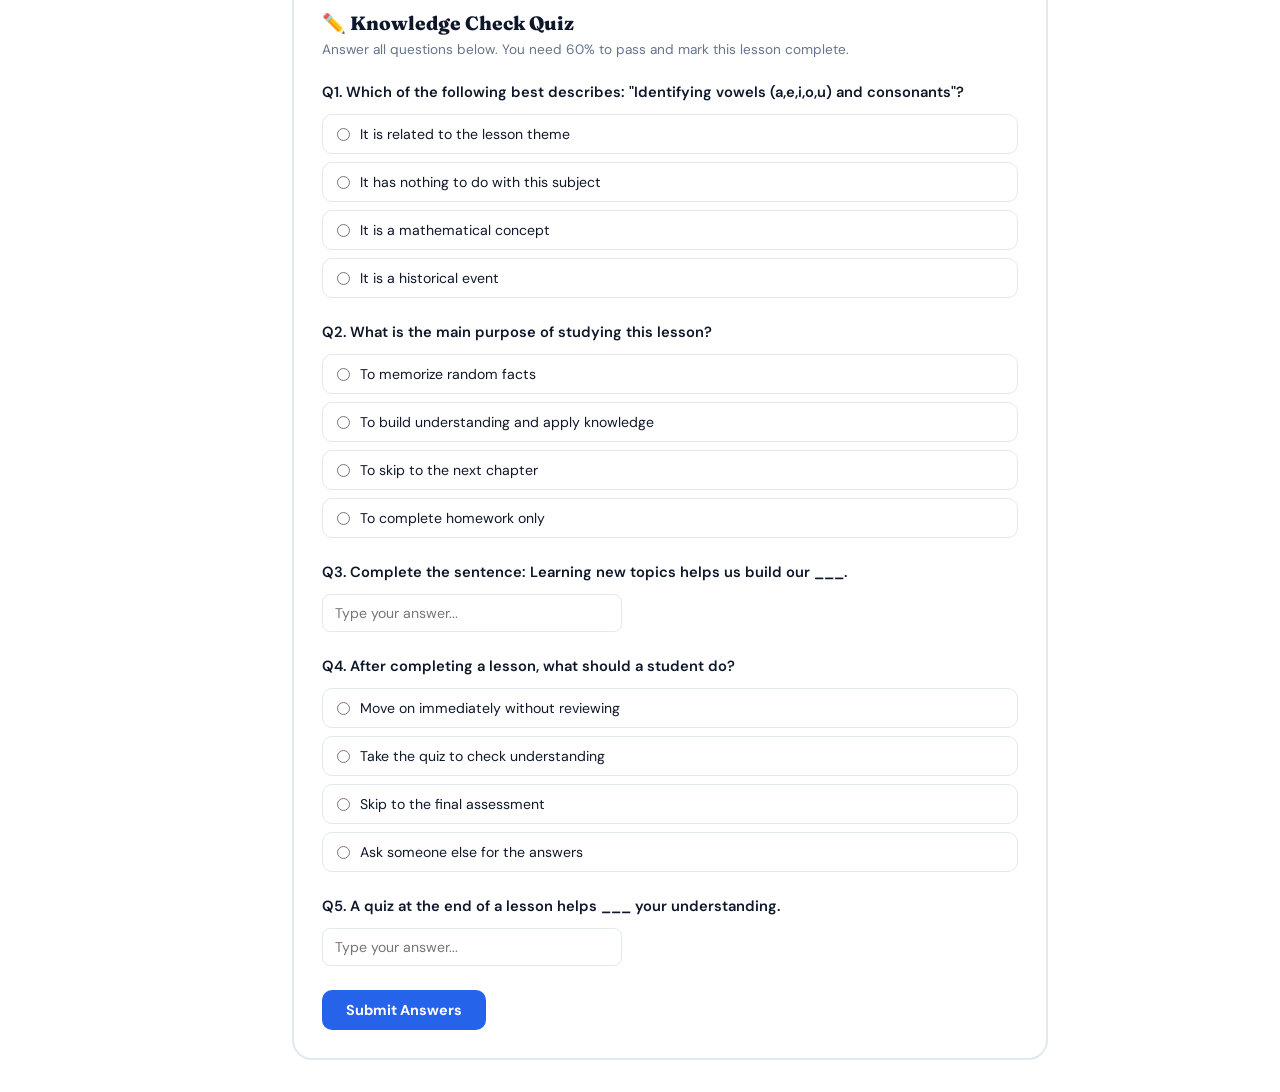
<file: lesson.html>
<!DOCTYPE html>
<html lang="en">
<head>
<meta charset="UTF-8"/><meta name="viewport" content="width=device-width, initial-scale=1.0"/>
<title>Lesson — BrightMind Academy</title>
<link href="https://fonts.googleapis.com/css2?family=Fraunces:wght@400;700;900&family=DM+Sans:wght@300;400;500;600&display=swap" rel="stylesheet"/>
<link rel="stylesheet" href="styles.css"/>
</head>
<body style="padding-top:70px">
<nav class="navbar scrolled" style="background:var(--white)">
  <div class="nav-container">
    <a href="index.html" class="logo"><span class="logo-icon">✦</span><span>BrightMind<strong>Academy</strong></span></a>
    <div class="nav-links" id="navLinks">
      <a id="back-to-course" href="courses.html">← Back to Course</a>
      <a href="#" onclick="logout()">Sign Out</a>
    </div>
    <button class="hamburger" onclick="toggleNav()" id="hamburger">☰</button>
  </div>
</nav>

<div class="lesson-layout">
  <!-- Sidebar -->
  <div class="lesson-sidebar" id="lesson-sidebar-panel">
    <h4>Module Lessons</h4>
    <div id="lessons-sidebar"></div>
  </div>

  <!-- Main Content -->
  <div class="lesson-content">
    <div class="lesson-breadcrumb" id="lesson-breadcrumb">Course → Module → Lesson</div>
    <h1 class="lesson-title" id="lesson-title">Lesson Title</h1>
    <p style="color:var(--gray);font-size:.88rem;margin-bottom:24px" id="lesson-topic">Topic description</p>

    <!-- VIDEO -->
    <div class="video-container">
      <div class="video-placeholder" id="video-placeholder" onclick="loadVideo()">
        <div class="play-btn">▶</div>
        <p style="font-size:.9rem;opacity:.8">Click to play lesson video</p>
        <p style="font-size:.75rem;opacity:.5;margin-top:4px">Sample: YouTube / Vimeo embed</p>
      </div>
      <iframe id="video-iframe" style="display:none" src="" allowfullscreen></iframe>
    </div>

    <!-- LESSON TEXT -->
    <div class="lesson-text">
      <h3>📖 Lesson Overview</h3>
      <p>Welcome to this lesson! In this session, we will explore the key concepts and ideas that form the foundation of this topic. Pay close attention to the video above and the notes below before attempting the quiz.</p>
      <h3>🔑 Key Concepts</h3>
      <p>This lesson covers the following important points that you should understand by the end:</p>
      <ul style="margin-left:20px;color:var(--gray);line-height:2;font-size:.93rem">
        <li>Understanding the core idea and its definition</li>
        <li>Identifying examples in everyday life</li>
        <li>Applying the concept through practice exercises</li>
        <li>Connecting this knowledge with previously learned material</li>
      </ul>
      <h3>💡 Remember</h3>
      <p>Learning is a journey, not a race! Take your time to understand each concept. If something is unclear, re-watch the video or read the PDF material below before attempting the quiz.</p>
    </div>

    <!-- PDF -->
    <div class="pdf-section">
      <h4>📄 Study Material — PDF Notes</h4>
      <p style="font-size:.82rem;color:var(--gray);margin-bottom:12px">Read through the lesson notes and worksheets below:</p>
      <!-- In production: replace with actual PDF URL -->
      <div style="background:var(--white);border-radius:12px;padding:32px;text-align:center;border:2px dashed #e2e8f0">
        <div style="font-size:3rem;margin-bottom:12px">📄</div>
        <p style="font-weight:700;margin-bottom:6px">Lesson Notes PDF</p>
        <p style="color:var(--gray);font-size:.85rem;margin-bottom:16px">Download or view the complete study notes for this lesson</p>
        <a href="#" style="background:var(--primary);color:#fff;padding:9px 20px;border-radius:8px;font-size:.85rem;font-weight:700;display:inline-block">📥 View / Download PDF</a>
      </div>
      <!-- Actual embed (uncomment when you have a PDF URL):
      <iframe class="pdf-embed" src="https://your-pdf-url.com/lesson.pdf"></iframe>
      -->
    </div>

    <!-- LESSON COMPLETE BADGE -->
    <div class="lesson-complete-badge" id="lesson-complete-badge" style="display:none">
      <span style="font-size:1.2rem">🏅</span>
      <span>Lesson already completed! You can review or move to the next lesson.</span>
    </div>

    <!-- QUIZ -->
    <div class="quiz-section">
      <h3>✏️ Knowledge Check Quiz</h3>
      <p class="quiz-sub">Answer all questions below. You need 60% to pass and mark this lesson complete.</p>
      <div id="quiz-container"></div>
      <div class="quiz-actions">
        <button class="btn-submit" id="submit-quiz">Submit Answers</button>
        <button class="btn-next-lesson" id="btn-next">Next Lesson →</button>
      </div>
      <div class="quiz-result" id="quiz-result"></div>
    </div>
  </div>
</div>

<script src="app.js"></script>
<script>
function loadVideo() {
  // Sample video - replace with actual lesson video URLs
  const iframe = document.getElementById('video-iframe');
  const placeholder = document.getElementById('video-placeholder');
  iframe.src = 'https://www.youtube.com/embed/dQw4w9WgXcQ?autoplay=1';
  iframe.style.display = 'block';
  placeholder.style.display = 'none';
}

function logout() {
  localStorage.removeItem('bma_student');
  window.location.href = 'index.html';
}

// Update breadcrumb
document.addEventListener('DOMContentLoaded', () => {
  const params = new URLSearchParams(window.location.search);
  const subject = params.get('subject') || 'english';
  const cls = params.get('class') || '3';
  const module = params.get('module') || '1';
  const lesson = params.get('lesson') || '1';
  const bc = document.getElementById('lesson-breadcrumb');
  if (bc) bc.innerHTML = `<a href="courses.html">Courses</a> → <a href="course-detail.html?subject=${subject}&class=${cls}">Course</a> → Module ${module} → Lesson ${lesson}`;
  const backLink = document.getElementById('back-to-course');
  if (backLink) backLink.href = `course-detail.html?subject=${subject}&class=${cls}`;
});
</script>
</body>
</html>
</file>
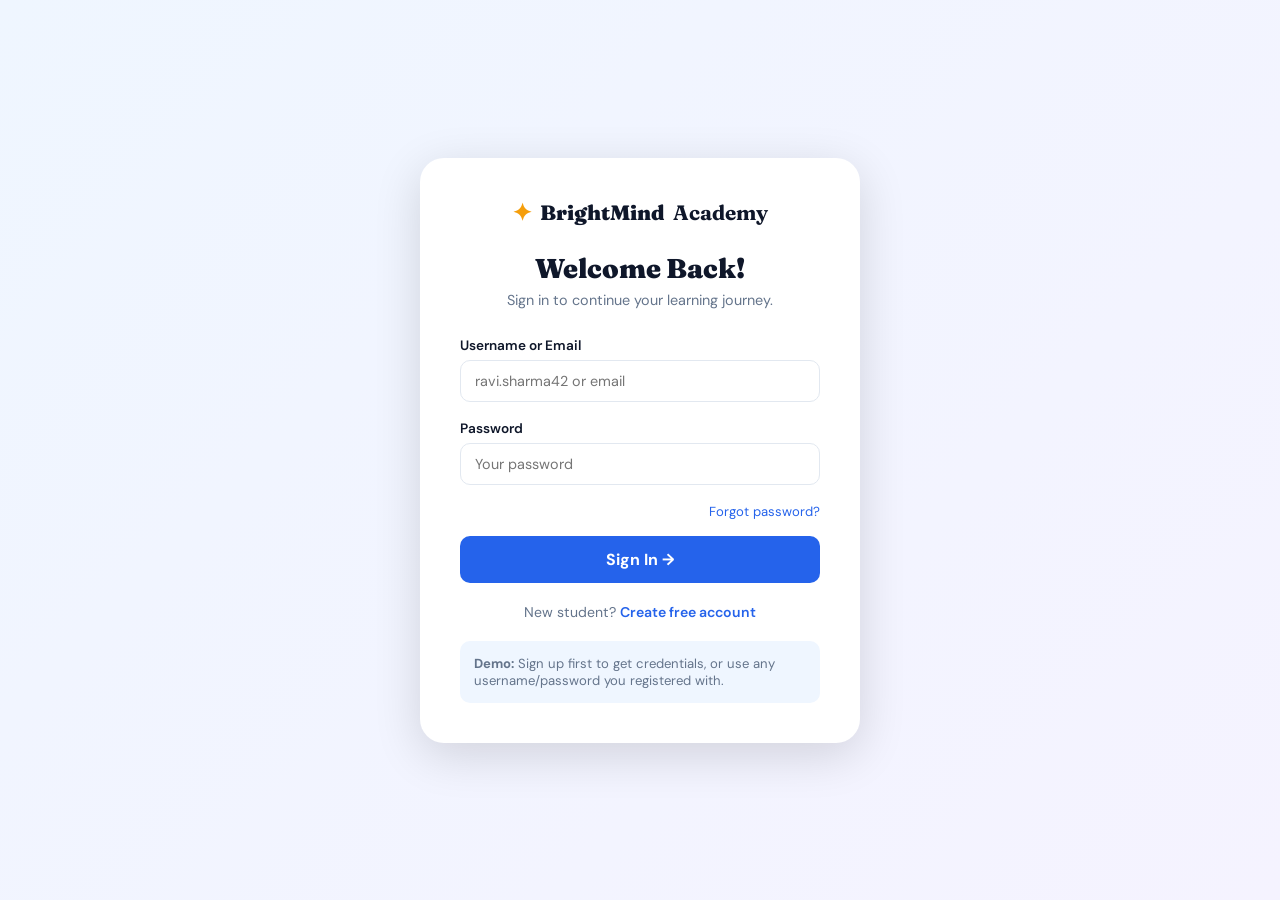
<file: signin.html>
<!DOCTYPE html>
<html lang="en">
<head>
<meta charset="UTF-8"/><meta name="viewport" content="width=device-width, initial-scale=1.0"/>
<title>Sign In — BrightMind Academy</title>
<link href="https://fonts.googleapis.com/css2?family=Fraunces:wght@400;700;900&family=DM+Sans:wght@300;400;500;600&display=swap" rel="stylesheet"/>
<link rel="stylesheet" href="styles.css"/>
</head>
<body>
<div class="auth-page">
  <div class="auth-card">
    <a href="index.html" class="logo" style="text-decoration:none;display:flex;align-items:center;gap:8px;justify-content:center;margin-bottom:24px;font-family:var(--font-display);font-size:1.3rem;font-weight:900;color:var(--dark)">
      <span style="color:var(--accent);font-size:1.5rem">✦</span> BrightMind<strong>Academy</strong>
    </a>
    <h2>Welcome Back!</h2>
    <p class="auth-sub">Sign in to continue your learning journey.</p>
    <div class="success-msg" id="login-error" style="background:#fef2f2;border-color:#fca5a5;color:#991b1b;display:none"></div>
    <form id="signin-form">
      <div class="form-group">
        <label>Username or Email</label>
        <input type="text" name="username" placeholder="ravi.sharma42 or email" required/>
      </div>
      <div class="form-group">
        <label>Password</label>
        <input type="password" name="password" placeholder="Your password" required/>
      </div>
      <div style="text-align:right;margin-bottom:16px;font-size:.82rem"><a href="#" style="color:var(--primary)">Forgot password?</a></div>
      <button type="submit" class="btn-auth">Sign In →</button>
    </form>
    <p class="auth-footer">New student? <a href="signup.html">Create free account</a></p>
    <div style="margin-top:20px;padding:14px;background:#eff6ff;border-radius:10px;font-size:.82rem;color:var(--gray)">
      <strong>Demo:</strong> Sign up first to get credentials, or use any username/password you registered with.
    </div>
  </div>
</div>
<script src="app.js"></script>
</body>
</html>
</file>
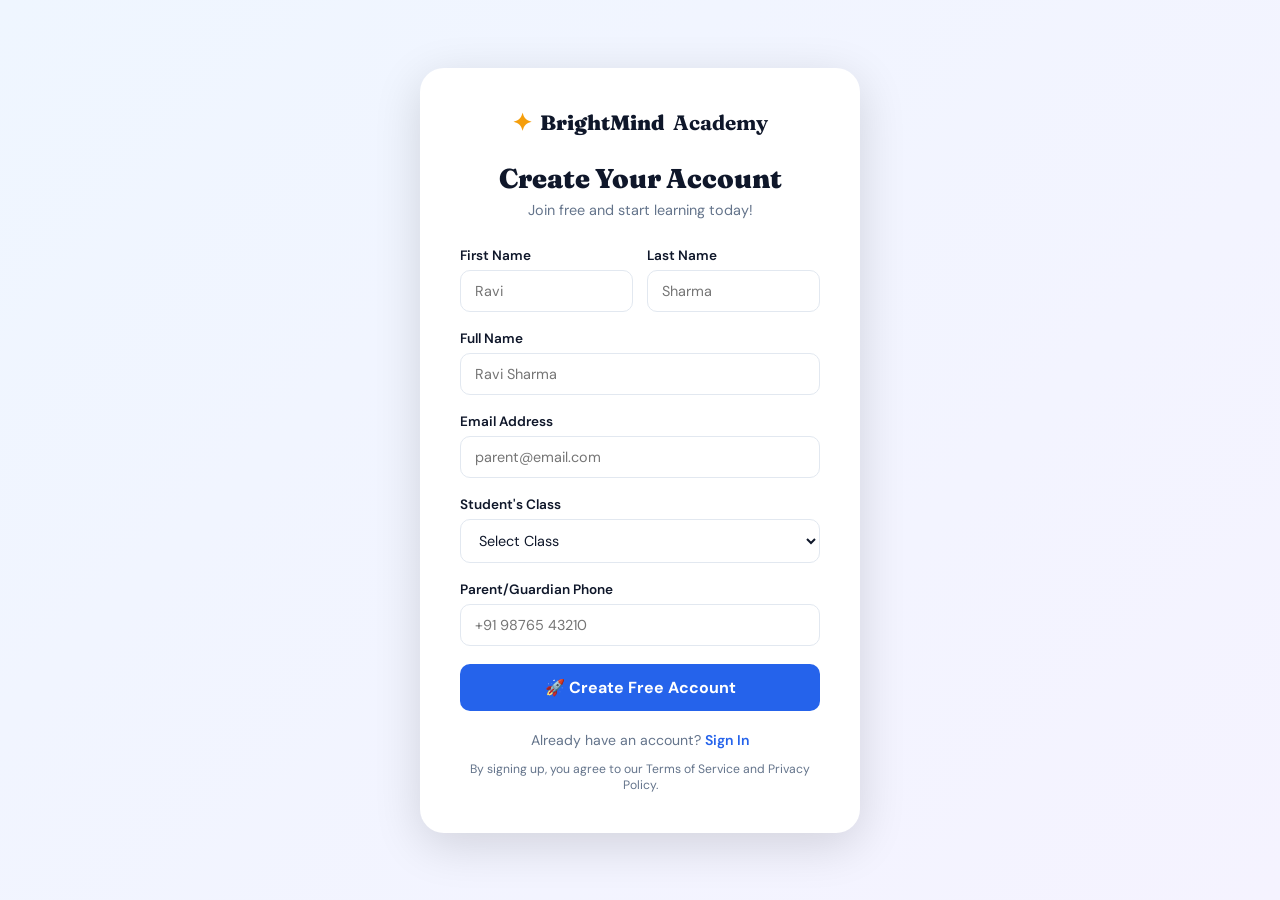
<file: signup.html>
<!DOCTYPE html>
<html lang="en">
<head>
<meta charset="UTF-8"/><meta name="viewport" content="width=device-width, initial-scale=1.0"/>
<title>Sign Up — BrightMind Academy</title>
<link href="https://fonts.googleapis.com/css2?family=Fraunces:wght@400;700;900&family=DM+Sans:wght@300;400;500;600&display=swap" rel="stylesheet"/>
<link rel="stylesheet" href="styles.css"/>
</head>
<body>
<div class="auth-page">
  <div class="auth-card">
    <a href="index.html" class="logo" style="text-decoration:none;display:flex;align-items:center;gap:8px;justify-content:center;margin-bottom:24px;font-family:var(--font-display);font-size:1.3rem;font-weight:900;color:var(--dark)">
      <span style="color:var(--accent);font-size:1.5rem">✦</span> BrightMind<strong>Academy</strong>
    </a>
    <h2>Create Your Account</h2>
    <p class="auth-sub">Join free and start learning today!</p>

    <div class="success-msg" id="success-msg">
      <strong>🎉 Account Created!</strong><br/>
      Your login credentials have been sent to your email. Check your inbox!<br/>
      <span id="success-creds" style="margin-top:6px;display:block;font-family:monospace;font-size:.85rem;background:#dcfce7;padding:8px;border-radius:6px;margin-top:8px"></span>
      <a href="signin.html" style="display:inline-block;margin-top:14px;background:var(--primary);color:#fff;padding:10px 20px;border-radius:8px;font-weight:700;font-size:.9rem;">Sign In Now →</a>
    </div>

    <form id="signup-form">
      <div class="form-row">
        <div class="form-group">
          <label>First Name</label>
          <input type="text" name="firstname" placeholder="Ravi" required/>
        </div>
        <div class="form-group">
          <label>Last Name</label>
          <input type="text" name="lastname" placeholder="Sharma" required/>
        </div>
      </div>
      <div class="form-group">
        <label>Full Name</label>
        <input type="text" name="fullname" placeholder="Ravi Sharma" required/>
      </div>
      <div class="form-group">
        <label>Email Address</label>
        <input type="email" name="email" placeholder="parent@email.com" required/>
      </div>
      <div class="form-group">
        <label>Student's Class</label>
        <select name="class" required>
          <option value="">Select Class</option>
          <option value="1">Class 1</option>
          <option value="2">Class 2</option>
          <option value="3">Class 3</option>
          <option value="4">Class 4</option>
          <option value="5">Class 5</option>
        </select>
      </div>
      <div class="form-group">
        <label>Parent/Guardian Phone</label>
        <input type="tel" name="phone" placeholder="+91 98765 43210"/>
      </div>
      <button type="submit" class="btn-auth">🚀 Create Free Account</button>
    </form>

    <p class="auth-footer">Already have an account? <a href="signin.html">Sign In</a></p>
    <p style="text-align:center;font-size:.76rem;color:var(--gray);margin-top:12px">By signing up, you agree to our Terms of Service and Privacy Policy.</p>
  </div>
</div>
<script src="app.js"></script>
</body>
</html>
</file>
<file: styles.css>
/* =============================================
   BRIGHTMIND ACADEMY — MAIN STYLESHEET
   ============================================= */

:root {
  --primary: #2563EB;
  --primary-dark: #1d4ed8;
  --accent: #F59E0B;
  --accent2: #10B981;
  --english: #7C3AED;
  --maths: #2563EB;
  --science: #059669;
  --dark: #0f172a;
  --dark2: #1e293b;
  --gray: #64748b;
  --light: #f8fafc;
  --white: #ffffff;
  --radius: 16px;
  --shadow: 0 4px 24px rgba(0,0,0,0.08);
  --shadow-lg: 0 12px 48px rgba(0,0,0,0.14);
  --font-display: 'Fraunces', Georgia, serif;
  --font-body: 'DM Sans', sans-serif;
}

*,*::before,*::after{box-sizing:border-box;margin:0;padding:0}
html{scroll-behavior:smooth}
body{font-family:var(--font-body);color:var(--dark);background:var(--white);overflow-x:hidden}
a{text-decoration:none;color:inherit}
img{max-width:100%;display:block}

/* ---- NAVBAR ---- */
.navbar{position:fixed;top:0;left:0;right:0;z-index:1000;padding:14px 0;transition:all .3s;background:transparent}
.navbar.scrolled{background:rgba(255,255,255,0.97);backdrop-filter:blur(10px);box-shadow:0 2px 20px rgba(0,0,0,0.08)}
.nav-container{max-width:1200px;margin:0 auto;padding:0 24px;display:flex;align-items:center;justify-content:space-between}
.logo{display:flex;align-items:center;gap:8px;font-size:1.2rem;font-family:var(--font-display);font-weight:700;color:var(--dark)}
.logo-icon{color:var(--accent);font-size:1.4rem}
.nav-links{display:flex;align-items:center;gap:28px}
.nav-links a{font-size:.9rem;font-weight:500;color:var(--dark);transition:.2s}
.nav-links a:hover{color:var(--primary)}
.btn-outline{border:1.5px solid var(--primary);color:var(--primary)!important;padding:7px 18px;border-radius:8px;transition:.2s!important}
.btn-outline:hover{background:var(--primary);color:var(--white)!important}
.btn-filled{background:var(--primary);color:var(--white)!important;padding:8px 20px;border-radius:8px;transition:.2s!important}
.btn-filled:hover{background:var(--primary-dark)}
.hamburger{display:none;background:none;border:none;font-size:1.5rem;cursor:pointer}

/* ---- HERO ---- */
.hero{min-height:100vh;padding:120px 24px 80px;display:flex;align-items:center;justify-content:center;position:relative;overflow:hidden;background:linear-gradient(135deg,#eff6ff 0%,#fefce8 50%,#f0fdf4 100%)}
.hero-bg{position:absolute;inset:0;pointer-events:none}
.blob{position:absolute;border-radius:50%;filter:blur(80px);opacity:.35}
.blob1{width:500px;height:500px;background:radial-gradient(circle,#bfdbfe,#a5f3fc);top:-100px;left:-100px}
.blob2{width:400px;height:400px;background:radial-gradient(circle,#fef08a,#bbf7d0);bottom:-80px;right:-80px}
.blob3{width:300px;height:300px;background:radial-gradient(circle,#ddd6fe,#fbcfe8);top:40%;left:40%;transform:translate(-50%,-50%)}
.hero-content{max-width:580px;position:relative;z-index:2}
.hero-badge{display:inline-flex;align-items:center;gap:6px;background:rgba(255,255,255,.85);backdrop-filter:blur(8px);border:1px solid rgba(37,99,235,.15);padding:6px 14px;border-radius:100px;font-size:.85rem;font-weight:600;color:var(--primary);margin-bottom:20px}
.hero-title{font-family:var(--font-display);font-size:clamp(2.4rem,5vw,4rem);font-weight:900;line-height:1.1;margin-bottom:20px;color:var(--dark)}
.highlight{color:var(--primary);position:relative}
.highlight::after{content:'';position:absolute;bottom:-4px;left:0;right:0;height:4px;background:var(--accent);border-radius:2px}
.hero-sub{font-size:1.05rem;color:var(--gray);line-height:1.7;margin-bottom:32px;max-width:480px}
.hero-cta{display:flex;gap:14px;flex-wrap:wrap;margin-bottom:40px}
.btn-hero{background:var(--primary);color:var(--white);padding:14px 28px;border-radius:12px;font-size:1rem;font-weight:600;transition:.3s;box-shadow:0 4px 16px rgba(37,99,235,.35)}
.btn-hero:hover{transform:translateY(-2px);box-shadow:0 8px 24px rgba(37,99,235,.45)}
.btn-ghost{color:var(--dark);padding:14px 20px;font-weight:500;border-radius:12px;border:1.5px solid rgba(0,0,0,.12);transition:.2s}
.btn-ghost:hover{border-color:var(--primary);color:var(--primary)}
.hero-stats{display:flex;gap:28px;flex-wrap:wrap}
.stat{display:flex;flex-direction:column}
.stat strong{font-size:1.8rem;font-family:var(--font-display);font-weight:900;color:var(--dark)}
.stat span{font-size:.8rem;color:var(--gray);font-weight:500}
.hero-visual{position:relative;max-width:420px;margin-left:40px;flex-shrink:0}
.hero-card{background:var(--white);border-radius:14px;padding:14px 18px;box-shadow:var(--shadow-lg);font-size:.88rem;font-weight:600;min-width:200px;border:1px solid rgba(0,0,0,.06)}
.hero-card span{font-size:1.2rem;margin-right:6px}
.progress-bar{height:5px;background:#e2e8f0;border-radius:3px;margin-top:8px;overflow:hidden}
.progress-bar div{height:100%;background:linear-gradient(90deg,var(--primary),var(--accent));border-radius:3px;transition:width 1s ease}
.card-float1{position:relative;animation:float1 4s ease-in-out infinite}
.card-float2{margin-top:16px;margin-left:40px;animation:float2 4.5s ease-in-out infinite}
.card-float3{margin-top:16px;animation:float1 3.8s ease-in-out infinite}
.hero-cert{margin-top:16px;margin-left:60px;background:linear-gradient(135deg,var(--accent),#f97316);color:var(--white);padding:10px 16px;border-radius:12px;font-weight:700;font-size:.88rem;display:inline-block;box-shadow:0 4px 16px rgba(245,158,11,.35);animation:float2 5s ease-in-out infinite}
@keyframes float1{0%,100%{transform:translateY(0)}50%{transform:translateY(-10px)}}
@keyframes float2{0%,100%{transform:translateY(0)}50%{transform:translateY(-14px)}}

/* ---- SECTIONS ---- */
.section{padding:90px 24px}
.container{max-width:1200px;margin:0 auto}
.section-tag{display:inline-block;background:rgba(37,99,235,.08);color:var(--primary);font-size:.78rem;font-weight:700;letter-spacing:.08em;text-transform:uppercase;padding:4px 12px;border-radius:100px;margin-bottom:12px}
.section-title{font-family:var(--font-display);font-size:clamp(1.8rem,3.5vw,2.8rem);font-weight:900;margin-bottom:12px;line-height:1.2}
.section-title span{color:var(--primary)}
.section-sub{color:var(--gray);font-size:1rem;line-height:1.7;max-width:520px;margin-bottom:48px}

/* ---- SUBJECTS ---- */
.subjects-grid{display:grid;grid-template-columns:repeat(auto-fit,minmax(300px,1fr));gap:24px}
.subject-card{border-radius:20px;padding:36px;transition:.3s;cursor:pointer;position:relative;overflow:hidden;border:2px solid transparent}
.subject-card::before{content:'';position:absolute;inset:0;opacity:.05;border-radius:20px}
.subject-card.english{background:linear-gradient(135deg,#f5f3ff,#ede9fe);border-color:rgba(124,58,237,.15)}
.subject-card.english::before{background:var(--english)}
.subject-card.maths{background:linear-gradient(135deg,#eff6ff,#dbeafe);border-color:rgba(37,99,235,.15)}
.subject-card.maths::before{background:var(--maths)}
.subject-card.science{background:linear-gradient(135deg,#f0fdf4,#d1fae5);border-color:rgba(5,150,105,.15)}
.subject-card.science::before{background:var(--science)}
.subject-card:hover{transform:translateY(-6px);box-shadow:var(--shadow-lg)}
.subject-icon{font-size:2.8rem;margin-bottom:16px}
.subject-card h3{font-family:var(--font-display);font-size:1.5rem;font-weight:800;margin-bottom:10px}
.subject-card p{color:var(--gray);font-size:.9rem;line-height:1.7;margin-bottom:20px}
.class-tags{display:flex;gap:6px;flex-wrap:wrap;margin-bottom:20px}
.class-tags span{background:var(--white);font-size:.75rem;font-weight:600;padding:3px 10px;border-radius:100px;color:var(--gray)}
.card-btn{display:inline-flex;align-items:center;font-weight:700;font-size:.9rem;color:var(--primary)}
.card-btn:hover{gap:4px;text-decoration:underline}

/* ---- SERVICES ---- */
.services-section{background:var(--dark)}
.services-section .section-tag{background:rgba(255,255,255,.1);color:#94a3b8}
.services-section .section-title{color:var(--white)}
.services-section .section-sub{color:#94a3b8}
.services-grid{display:grid;grid-template-columns:repeat(auto-fit,minmax(220px,1fr));gap:20px}
.service-item{background:rgba(255,255,255,.04);border:1px solid rgba(255,255,255,.08);border-radius:16px;padding:28px;transition:.3s}
.service-item:hover{background:rgba(255,255,255,.08);transform:translateY(-4px)}
.service-icon{font-size:2rem;margin-bottom:12px}
.service-item h4{color:var(--white);font-size:1rem;font-weight:700;margin-bottom:6px}
.service-item p{color:#94a3b8;font-size:.85rem;line-height:1.6}

/* ---- HOW IT WORKS ---- */
.how-section{background:var(--light)}
.steps-grid{display:flex;align-items:center;gap:0;flex-wrap:wrap;justify-content:center}
.step{flex:1;min-width:180px;max-width:220px;text-align:center;padding:20px}
.step-num{font-family:var(--font-display);font-size:3rem;font-weight:900;color:rgba(37,99,235,.12);line-height:1;margin-bottom:8px}
.step h4{font-size:1rem;font-weight:700;margin-bottom:6px}
.step p{color:var(--gray);font-size:.85rem;line-height:1.6}
.step-arrow{font-size:1.5rem;color:var(--primary);opacity:.4;padding:0 8px;flex-shrink:0}

/* ---- TEACHERS ---- */
.teachers-grid{display:grid;grid-template-columns:repeat(auto-fit,minmax(240px,1fr));gap:24px}
.teacher-card{background:var(--white);border-radius:20px;padding:28px;box-shadow:var(--shadow);border:1px solid rgba(0,0,0,.06);transition:.3s;text-align:center}
.teacher-card:hover{transform:translateY(-5px);box-shadow:var(--shadow-lg)}
.teacher-avatar{width:72px;height:72px;border-radius:50%;display:flex;align-items:center;justify-content:center;font-size:1.2rem;font-weight:800;color:var(--white);margin:0 auto 16px;letter-spacing:1px}
.teacher-card h4{font-size:1.05rem;font-weight:700;margin-bottom:4px}
.teacher-role{color:var(--primary);font-size:.8rem;font-weight:600;margin-bottom:10px}
.teacher-bio{color:var(--gray);font-size:.85rem;line-height:1.6;margin-bottom:14px}
.teacher-tags{display:flex;gap:6px;flex-wrap:wrap;justify-content:center}
.teacher-tags span{background:var(--light);font-size:.74rem;font-weight:600;padding:3px 10px;border-radius:100px;color:var(--gray)}

/* ---- TESTIMONIALS ---- */
.testimonials-section{background:linear-gradient(135deg,#eff6ff,#f5f3ff)}
.testimonials-grid{display:grid;grid-template-columns:repeat(auto-fit,minmax(260px,1fr));gap:20px}
.testimonial-card{background:var(--white);border-radius:20px;padding:28px;box-shadow:var(--shadow);transition:.3s}
.testimonial-card:hover{transform:translateY(-4px);box-shadow:var(--shadow-lg)}
.testimonial-card.featured{background:var(--primary);color:var(--white)}
.testimonial-card.featured p{color:rgba(255,255,255,.88)}
.stars{color:var(--accent);font-size:1rem;margin-bottom:12px;letter-spacing:2px}
.testimonial-card p{font-size:.9rem;line-height:1.7;color:var(--gray);margin-bottom:18px;font-style:italic}
.testi-author{display:flex;align-items:center;gap:10px}
.testi-avatar{width:38px;height:38px;border-radius:50%;background:linear-gradient(135deg,var(--primary),var(--accent));display:flex;align-items:center;justify-content:center;font-size:.72rem;font-weight:800;color:var(--white);flex-shrink:0}
.testi-author strong{display:block;font-size:.88rem;font-weight:700}
.testi-author span{font-size:.76rem;color:var(--gray)}
.testimonial-card.featured .testi-author span{color:rgba(255,255,255,.6)}
.testimonial-card.featured strong{color:var(--white)}

/* ---- CTA BANNER ---- */
.cta-banner{background:linear-gradient(135deg,#1e40af,#7c3aed);padding:80px 24px;text-align:center;position:relative;overflow:hidden}
.cta-banner::before{content:'✦';position:absolute;font-size:20rem;color:rgba(255,255,255,.03);top:-60px;left:-40px;font-family:var(--font-display)}
.cta-inner{position:relative;z-index:1;max-width:560px;margin:0 auto}
.cta-inner h2{font-family:var(--font-display);font-size:clamp(1.8rem,4vw,2.8rem);font-weight:900;color:var(--white);margin-bottom:14px}
.cta-inner p{color:rgba(255,255,255,.75);font-size:1rem;line-height:1.7;margin-bottom:28px}
.btn-cta-white{background:var(--white);color:var(--primary);padding:14px 32px;border-radius:12px;font-size:1rem;font-weight:700;display:inline-block;transition:.3s;box-shadow:0 4px 20px rgba(0,0,0,.2)}
.btn-cta-white:hover{transform:translateY(-2px);box-shadow:0 8px 30px rgba(0,0,0,.3)}

/* ---- FOOTER ---- */
.footer{background:var(--dark);padding:60px 24px 24px}
.footer-grid{max-width:1200px;margin:0 auto;display:grid;grid-template-columns:2fr 1fr 1fr 1fr;gap:40px;margin-bottom:40px}
.footer-logo{font-family:var(--font-display);font-size:1.2rem;font-weight:800;color:var(--white);margin-bottom:12px}
.footer-grid>div>p{color:#64748b;font-size:.88rem;line-height:1.7}
.footer-grid h5{color:var(--white);font-size:.88rem;font-weight:700;margin-bottom:14px;text-transform:uppercase;letter-spacing:.06em}
.footer-grid a{display:block;color:#64748b;font-size:.88rem;margin-bottom:8px;transition:.2s}
.footer-grid a:hover{color:var(--white)}
.footer-bottom{max-width:1200px;margin:0 auto;padding-top:24px;border-top:1px solid rgba(255,255,255,.06);color:#475569;font-size:.82rem;text-align:center}

/* ---- WHATSAPP ---- */
.wa-bubble{position:fixed;bottom:28px;right:28px;z-index:999;width:56px;height:56px;background:#25D366;border-radius:50%;display:flex;align-items:center;justify-content:center;cursor:pointer;box-shadow:0 4px 20px rgba(37,211,102,.4);transition:.3s;animation:pulse 2.5s ease-in-out infinite}
.wa-bubble:hover{transform:scale(1.1)}
@keyframes pulse{0%,100%{box-shadow:0 4px 20px rgba(37,211,102,.4)}50%{box-shadow:0 4px 32px rgba(37,211,102,.7)}}
.wa-popup{position:fixed;bottom:96px;right:28px;z-index:999;background:var(--white);border-radius:16px;box-shadow:var(--shadow-lg);width:280px;overflow:hidden;border:1px solid rgba(0,0,0,.08);transition:.3s;transform:scale(1);transform-origin:bottom right}
.wa-popup.hidden{display:none}
.wa-header{background:#25D366;padding:14px 16px;display:flex;align-items:center;justify-content:space-between;color:var(--white);font-weight:700;font-size:.9rem}
.wa-header button{background:none;border:none;color:var(--white);font-size:1.1rem;cursor:pointer}
.wa-body{padding:18px}
.wa-body p{font-size:.88rem;color:var(--gray);line-height:1.6;margin-bottom:14px}
.wa-btn{display:block;background:#25D366;color:var(--white);text-align:center;padding:10px;border-radius:8px;font-weight:700;font-size:.88rem;transition:.2s}
.wa-btn:hover{background:#20b858}

/* ---- AUTH PAGES ---- */
.auth-page{min-height:100vh;background:linear-gradient(135deg,#eff6ff,#f5f3ff);display:flex;align-items:center;justify-content:center;padding:24px}
.auth-card{background:var(--white);border-radius:24px;padding:40px;max-width:440px;width:100%;box-shadow:var(--shadow-lg)}
.auth-card .logo{justify-content:center;margin-bottom:28px;font-size:1.3rem}
.auth-card h2{font-family:var(--font-display);font-size:1.7rem;font-weight:900;text-align:center;margin-bottom:6px}
.auth-card .auth-sub{text-align:center;color:var(--gray);font-size:.9rem;margin-bottom:28px}
.form-group{margin-bottom:18px}
.form-group label{display:block;font-size:.85rem;font-weight:600;color:var(--dark);margin-bottom:6px}
.form-group input,.form-group select{width:100%;padding:11px 14px;border:1.5px solid #e2e8f0;border-radius:10px;font-size:.9rem;font-family:var(--font-body);transition:.2s;background:var(--white);color:var(--dark)}
.form-group input:focus,.form-group select:focus{outline:none;border-color:var(--primary);box-shadow:0 0 0 3px rgba(37,99,235,.1)}
.btn-auth{width:100%;background:var(--primary);color:var(--white);padding:13px;border-radius:10px;border:none;font-size:1rem;font-weight:700;cursor:pointer;transition:.3s;font-family:var(--font-body)}
.btn-auth:hover{background:var(--primary-dark);transform:translateY(-1px)}
.auth-footer{text-align:center;margin-top:20px;font-size:.88rem;color:var(--gray)}
.auth-footer a{color:var(--primary);font-weight:600}
.form-row{display:grid;grid-template-columns:1fr 1fr;gap:14px}
.success-msg{display:none;background:#f0fdf4;border:1px solid #86efac;color:#166534;padding:14px;border-radius:10px;margin-bottom:16px;font-size:.88rem;line-height:1.6}

/* ---- DASHBOARD / COURSE LISTING ---- */
.dashboard{padding-top:80px}
.dash-header{background:linear-gradient(135deg,#1e40af,#7c3aed);padding:48px 24px;color:var(--white)}
.dash-header h1{font-family:var(--font-display);font-size:2rem;font-weight:900;margin-bottom:6px}
.dash-header p{opacity:.75;font-size:.95rem}
.dash-body{max-width:1100px;margin:0 auto;padding:40px 24px}
.class-selector{display:flex;gap:10px;flex-wrap:wrap;margin-bottom:36px}
.class-btn{padding:9px 22px;border-radius:10px;border:2px solid #e2e8f0;background:var(--white);cursor:pointer;font-size:.88rem;font-weight:600;font-family:var(--font-body);transition:.2s}
.class-btn.active,.class-btn:hover{border-color:var(--primary);background:var(--primary);color:var(--white)}
.courses-list{display:grid;grid-template-columns:repeat(auto-fill,minmax(280px,1fr));gap:22px}
.course-card{background:var(--white);border-radius:18px;overflow:hidden;box-shadow:var(--shadow);border:1px solid rgba(0,0,0,.06);transition:.3s;cursor:pointer}
.course-card:hover{transform:translateY(-5px);box-shadow:var(--shadow-lg)}
.course-thumb{height:120px;display:flex;align-items:center;justify-content:center;font-size:3.5rem}
.thumb-english{background:linear-gradient(135deg,#f5f3ff,#ede9fe)}
.thumb-maths{background:linear-gradient(135deg,#eff6ff,#dbeafe)}
.thumb-science{background:linear-gradient(135deg,#f0fdf4,#d1fae5)}
.course-info{padding:18px}
.course-info .subject-tag{font-size:.74rem;font-weight:700;text-transform:uppercase;letter-spacing:.06em;color:var(--primary);margin-bottom:6px}
.course-info h3{font-size:1rem;font-weight:700;margin-bottom:6px;line-height:1.3}
.course-info p{font-size:.82rem;color:var(--gray);line-height:1.5;margin-bottom:12px}
.course-meta{display:flex;justify-content:space-between;align-items:center}
.course-meta .modules{font-size:.78rem;color:var(--gray)}
.course-meta .start-btn{background:var(--primary);color:var(--white);padding:6px 14px;border-radius:8px;font-size:.8rem;font-weight:700;transition:.2s}
.course-meta .start-btn:hover{background:var(--primary-dark)}
.progress-label{font-size:.76rem;color:var(--gray);margin-bottom:4px}
.mini-progress{height:4px;background:#e2e8f0;border-radius:2px;overflow:hidden;margin-bottom:10px}
.mini-progress div{height:100%;background:linear-gradient(90deg,var(--primary),var(--accent));border-radius:2px}

/* ---- COURSE DETAIL PAGE ---- */
.course-detail{max-width:1000px;margin:0 auto;padding:40px 24px;padding-top:100px}
.course-hero{background:linear-gradient(135deg,#1e40af,#7c3aed);border-radius:24px;padding:40px;color:var(--white);margin-bottom:36px;position:relative;overflow:hidden}
.course-hero::after{content:'';position:absolute;right:-40px;top:-40px;width:200px;height:200px;background:rgba(255,255,255,.05);border-radius:50%}
.course-hero .breadcrumb{font-size:.8rem;opacity:.65;margin-bottom:12px}
.course-hero .breadcrumb a{color:var(--white);opacity:.75}
.course-hero h1{font-family:var(--font-display);font-size:1.9rem;font-weight:900;margin-bottom:10px}
.course-hero p{opacity:.8;font-size:.92rem;line-height:1.7;max-width:580px;margin-bottom:20px}
.course-meta-pills{display:flex;gap:10px;flex-wrap:wrap}
.pill{background:rgba(255,255,255,.15);backdrop-filter:blur(4px);padding:5px 12px;border-radius:100px;font-size:.78rem;font-weight:600}
.course-body{display:grid;grid-template-columns:1fr 320px;gap:32px}
.course-main h2{font-family:var(--font-display);font-size:1.3rem;font-weight:800;margin-bottom:14px;margin-top:28px}
.course-main h2:first-child{margin-top:0}
.why-grid{display:grid;grid-template-columns:1fr 1fr;gap:12px;margin-bottom:24px}
.why-item{display:flex;align-items:flex-start;gap:8px;padding:12px;background:var(--light);border-radius:10px;font-size:.85rem}
.why-item .check{color:var(--accent2);font-size:1rem;flex-shrink:0;margin-top:1px}
.module-list{display:flex;flex-direction:column;gap:12px}
.module-item{background:var(--white);border:1.5px solid #e2e8f0;border-radius:14px;overflow:hidden;transition:.2s}
.module-item.unlocked:hover{border-color:var(--primary);box-shadow:0 2px 12px rgba(37,99,235,.1)}
.module-header{padding:16px 18px;display:flex;align-items:center;justify-content:space-between;cursor:pointer}
.module-title{display:flex;align-items:center;gap:10px;font-weight:700;font-size:.92rem}
.module-num{width:28px;height:28px;background:var(--primary);color:var(--white);border-radius:7px;display:flex;align-items:center;justify-content:center;font-size:.75rem;font-weight:800;flex-shrink:0}
.module-theme{font-size:.76rem;font-weight:500;color:var(--gray);display:block;margin-top:2px}
.module-status{font-size:.75rem;font-weight:600;padding:4px 10px;border-radius:100px}
.status-locked{background:#fef9c3;color:#854d0e}
.status-progress{background:#dbeafe;color:var(--primary)}
.status-done{background:#d1fae5;color:#065f46}
.module-lessons{padding:0 18px 14px;border-top:1px solid #f1f5f9}
.lesson-row{display:flex;align-items:center;gap:10px;padding:9px 0;border-bottom:1px solid #f8fafc;font-size:.85rem}
.lesson-row:last-child{border-bottom:none}
.lesson-icon{width:22px;height:22px;border-radius:50%;background:#e2e8f0;display:flex;align-items:center;justify-content:center;font-size:.7rem;flex-shrink:0}
.lesson-icon.done{background:#d1fae5;color:#059669}
.lesson-row span{color:var(--gray)}
.lesson-row a{margin-left:auto;color:var(--primary);font-size:.78rem;font-weight:600}
.course-sidebar{position:sticky;top:90px}
.sidebar-card{background:var(--white);border-radius:20px;box-shadow:var(--shadow-lg);padding:24px;border:1px solid rgba(0,0,0,.06)}
.sidebar-card h4{font-size:1rem;font-weight:700;margin-bottom:16px}
.sidebar-stat{display:flex;justify-content:space-between;padding:8px 0;border-bottom:1px solid #f1f5f9;font-size:.85rem}
.sidebar-stat:last-of-type{border-bottom:none;margin-bottom:14px}
.sidebar-stat span:first-child{color:var(--gray)}
.sidebar-stat strong{font-weight:700}
.enroll-btn{width:100%;background:var(--primary);color:var(--white);padding:13px;border-radius:12px;border:none;font-size:1rem;font-weight:700;cursor:pointer;font-family:var(--font-body);transition:.3s}
.enroll-btn:hover{background:var(--primary-dark)}
.overall-progress{margin-top:18px}
.overall-progress .label{display:flex;justify-content:space-between;font-size:.82rem;margin-bottom:6px;color:var(--gray)}
.overall-progress .bar{height:8px;background:#e2e8f0;border-radius:4px;overflow:hidden}
.overall-progress .bar div{height:100%;background:linear-gradient(90deg,var(--primary),var(--accent));border-radius:4px;transition:width 1.2s ease}

/* ---- LESSON PAGE ---- */
.lesson-layout{display:grid;grid-template-columns:260px 1fr;min-height:100vh;padding-top:70px}
.lesson-sidebar{background:var(--dark);padding:24px 0;overflow-y:auto;position:sticky;top:70px;height:calc(100vh - 70px)}
.lesson-sidebar h4{color:#94a3b8;font-size:.72rem;font-weight:700;text-transform:uppercase;letter-spacing:.08em;padding:0 20px;margin-bottom:14px;margin-top:8px}
.sidebar-lesson-item{padding:9px 20px;display:flex;align-items:center;gap:8px;cursor:pointer;transition:.2s;border-left:3px solid transparent;font-size:.83rem;color:#94a3b8}
.sidebar-lesson-item.active{background:rgba(37,99,235,.15);border-left-color:var(--primary);color:var(--white)}
.sidebar-lesson-item.completed{color:#4ade80}
.sidebar-lesson-item .icon{font-size:.75rem;width:18px;text-align:center;flex-shrink:0}
.lesson-content{padding:32px;max-width:820px}
.lesson-content .lesson-title{font-family:var(--font-display);font-size:1.6rem;font-weight:900;margin-bottom:6px}
.lesson-breadcrumb{font-size:.8rem;color:var(--gray);margin-bottom:24px}
.video-container{background:#000;border-radius:16px;overflow:hidden;margin-bottom:28px;position:relative;aspect-ratio:16/9}
.video-container iframe,.video-container video{width:100%;height:100%;border:none}
.video-placeholder{width:100%;height:100%;display:flex;flex-direction:column;align-items:center;justify-content:center;color:var(--white);gap:12px;cursor:pointer;background:linear-gradient(135deg,#1e293b,#334155)}
.video-placeholder .play-btn{width:64px;height:64px;background:var(--white);border-radius:50%;display:flex;align-items:center;justify-content:center;font-size:1.4rem;color:var(--dark);transition:.3s}
.video-placeholder:hover .play-btn{transform:scale(1.1);background:var(--accent)}
.lesson-text{font-size:.95rem;line-height:1.8;color:#334155;margin-bottom:28px}
.lesson-text h3{font-family:var(--font-display);font-size:1.1rem;font-weight:800;margin-bottom:8px;margin-top:20px;color:var(--dark)}
.pdf-section{background:var(--light);border-radius:16px;padding:20px;margin-bottom:28px}
.pdf-section h4{font-size:.9rem;font-weight:700;margin-bottom:12px;display:flex;align-items:center;gap:6px}
.pdf-embed{width:100%;height:400px;border:none;border-radius:12px;background:#fff;box-shadow:var(--shadow)}
.quiz-section{background:var(--white);border-radius:20px;border:2px solid #e2e8f0;padding:28px;margin-top:8px}
.quiz-section h3{font-family:var(--font-display);font-size:1.2rem;font-weight:800;margin-bottom:6px}
.quiz-section .quiz-sub{color:var(--gray);font-size:.85rem;margin-bottom:24px}
.question-block{margin-bottom:24px}
.question-text{font-weight:600;font-size:.92rem;margin-bottom:12px;color:var(--dark)}
.options-list{display:flex;flex-direction:column;gap:8px}
.option-item{display:flex;align-items:center;gap:10px;padding:10px 14px;border:1.5px solid #e2e8f0;border-radius:10px;cursor:pointer;transition:.2s;font-size:.88rem}
.option-item:hover{border-color:var(--primary);background:#eff6ff}
.option-item input[type=radio]{accent-color:var(--primary)}
.option-item.correct{border-color:#10b981;background:#f0fdf4;color:#065f46}
.option-item.wrong{border-color:#ef4444;background:#fef2f2;color:#991b1b}
.fill-blank{margin-top:8px}
.fill-blank input{border:1.5px solid #e2e8f0;border-radius:8px;padding:9px 12px;font-size:.88rem;font-family:var(--font-body);width:100%;max-width:300px;transition:.2s}
.fill-blank input:focus{outline:none;border-color:var(--primary)}
.quiz-actions{display:flex;gap:12px;margin-top:24px;flex-wrap:wrap}
.btn-submit{background:var(--primary);color:var(--white);padding:11px 24px;border-radius:10px;border:none;font-weight:700;cursor:pointer;font-family:var(--font-body);font-size:.9rem;transition:.2s}
.btn-submit:hover{background:var(--primary-dark)}
.btn-next-lesson{background:var(--accent2);color:var(--white);padding:11px 24px;border-radius:10px;border:none;font-weight:700;cursor:pointer;font-family:var(--font-body);font-size:.9rem;display:none;transition:.2s}
.btn-next-lesson:hover{background:#059669}
.quiz-result{display:none;margin-top:18px;padding:16px;border-radius:12px;font-size:.9rem;font-weight:600;text-align:center}
.quiz-result.pass{background:#d1fae5;color:#065f46}
.quiz-result.fail{background:#fee2e2;color:#991b1b}
.lesson-complete-badge{display:none;background:linear-gradient(135deg,#d1fae5,#a7f3d0);border:1.5px solid #6ee7b7;border-radius:14px;padding:14px 20px;margin-top:16px;display:none;align-items:center;gap:10px;font-size:.9rem;font-weight:600;color:#065f46}

/* ---- FINAL ASSESSMENT ---- */
.assessment-page{max-width:760px;margin:0 auto;padding:40px 24px;padding-top:100px}
.assessment-header{text-align:center;margin-bottom:40px}
.assessment-header h1{font-family:var(--font-display);font-size:2rem;font-weight:900;margin-bottom:8px}
.assessment-header p{color:var(--gray);font-size:.95rem}
.assessment-card{background:var(--white);border-radius:20px;box-shadow:var(--shadow-lg);padding:32px;border:1px solid rgba(0,0,0,.06);margin-bottom:24px}

/* ---- CERTIFICATE ---- */
.certificate-page{max-width:800px;margin:0 auto;padding:40px 24px;padding-top:100px;text-align:center}
#certificate{background:var(--white);border:3px solid var(--accent);border-radius:12px;padding:50px;position:relative;overflow:hidden;box-shadow:var(--shadow-lg);text-align:center;font-family:var(--font-body)}
#certificate::before{content:'';position:absolute;inset:8px;border:1.5px solid rgba(245,158,11,.3);border-radius:8px;pointer-events:none}
.cert-logo{font-family:var(--font-display);font-size:1.1rem;font-weight:900;color:var(--primary);margin-bottom:8px}
.cert-title{font-size:.8rem;letter-spacing:.2em;text-transform:uppercase;color:var(--gray);margin-bottom:28px}
.cert-of-completion{font-family:var(--font-display);font-size:1.5rem;font-weight:900;color:var(--dark);margin-bottom:6px}
.cert-presents{font-size:.85rem;color:var(--gray);margin-bottom:16px}
.cert-name{font-family:var(--font-display);font-size:2.4rem;font-weight:900;color:var(--primary);margin-bottom:12px;border-bottom:2px solid var(--accent);padding-bottom:10px;display:inline-block}
.cert-body{font-size:.9rem;color:var(--gray);line-height:1.8;max-width:480px;margin:16px auto 28px}
.cert-course{font-family:var(--font-display);font-size:1.3rem;font-weight:800;color:var(--dark);margin-bottom:4px}
.cert-footer{display:flex;justify-content:space-between;align-items:flex-end;margin-top:36px;padding-top:20px;border-top:1px solid #e2e8f0}
.cert-sig{text-align:center}
.cert-sig .sig-line{border-bottom:1.5px solid var(--dark);width:160px;margin-bottom:6px}
.cert-sig p{font-size:.78rem;color:var(--gray)}
.cert-stamp{width:64px;height:64px;border-radius:50%;border:3px solid var(--accent);display:flex;align-items:center;justify-content:center;font-size:1.4rem;color:var(--accent);font-weight:900}
.cert-date-loc{text-align:right;font-size:.8rem;color:var(--gray)}
.cert-actions{margin-top:24px;display:flex;gap:12px;justify-content:center;flex-wrap:wrap}
.btn-download{background:var(--primary);color:var(--white);padding:12px 24px;border-radius:10px;border:none;font-weight:700;cursor:pointer;font-size:.9rem;font-family:var(--font-body);transition:.2s}
.btn-download:hover{background:var(--primary-dark)}
.btn-share{background:var(--light);color:var(--dark);padding:12px 24px;border-radius:10px;border:1.5px solid #e2e8f0;font-weight:700;cursor:pointer;font-size:.9rem;font-family:var(--font-body);transition:.2s}
.btn-share:hover{border-color:var(--primary);color:var(--primary)}

/* ---- RESPONSIVE ---- */
@media(max-width:1024px){
  .hero{flex-direction:column;gap:40px;padding-top:100px}
  .hero-visual{margin-left:0;display:flex;flex-wrap:wrap;gap:12px}
  .card-float1,.card-float2,.card-float3{position:relative;animation:float1 4s ease-in-out infinite;margin:0}
  .course-body{grid-template-columns:1fr}
  .course-sidebar{position:static}
  .lesson-layout{grid-template-columns:1fr}
  .lesson-sidebar{display:none}
  .footer-grid{grid-template-columns:1fr 1fr}
}
@media(max-width:768px){
  .nav-links{display:none;position:fixed;top:70px;left:0;right:0;background:var(--white);flex-direction:column;padding:20px;gap:16px;box-shadow:var(--shadow);z-index:999}
  .nav-links.open{display:flex}
  .hamburger{display:block}
  .hero-stats{gap:20px}
  .steps-grid{flex-direction:column;align-items:flex-start}
  .step-arrow{transform:rotate(90deg);padding:0;align-self:center}
  .why-grid,.form-row{grid-template-columns:1fr}
  .footer-grid{grid-template-columns:1fr}
  .cert-footer{flex-direction:column;align-items:center;gap:20px;text-align:center}
}
</file>
